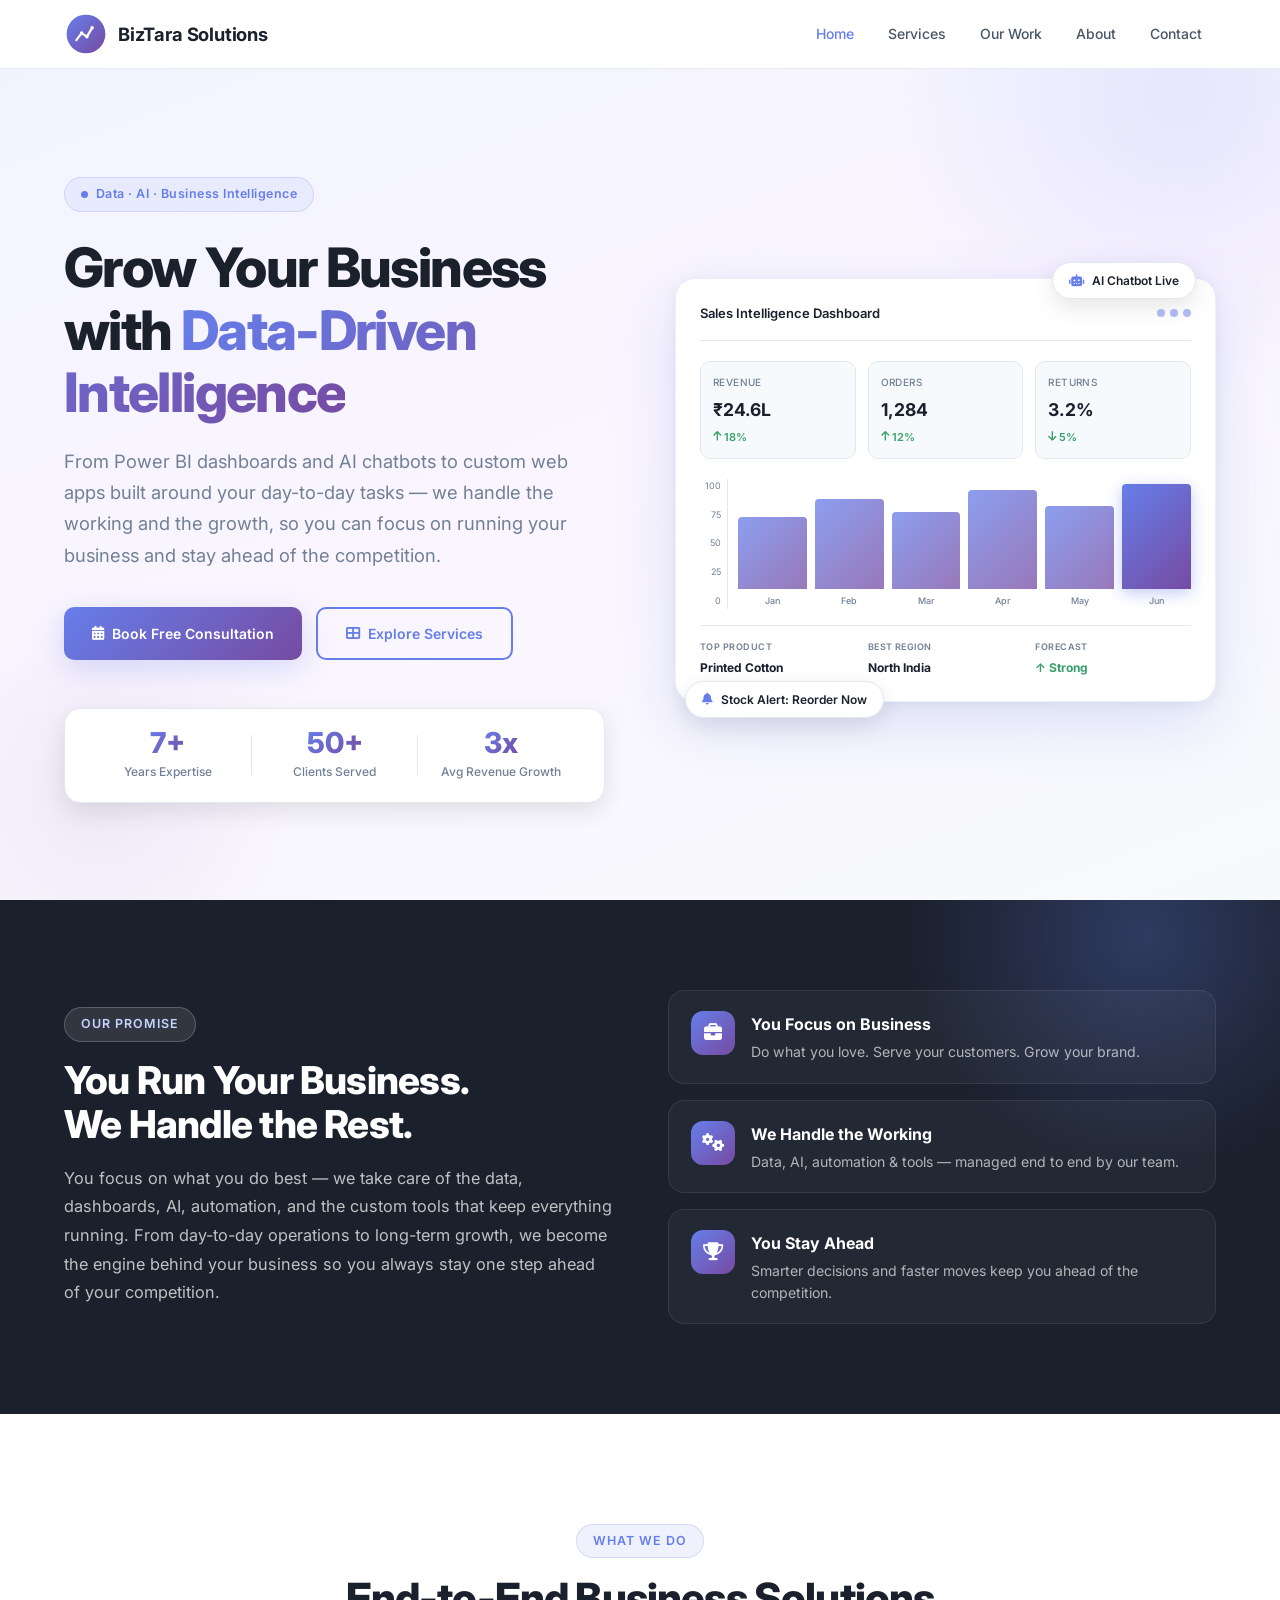
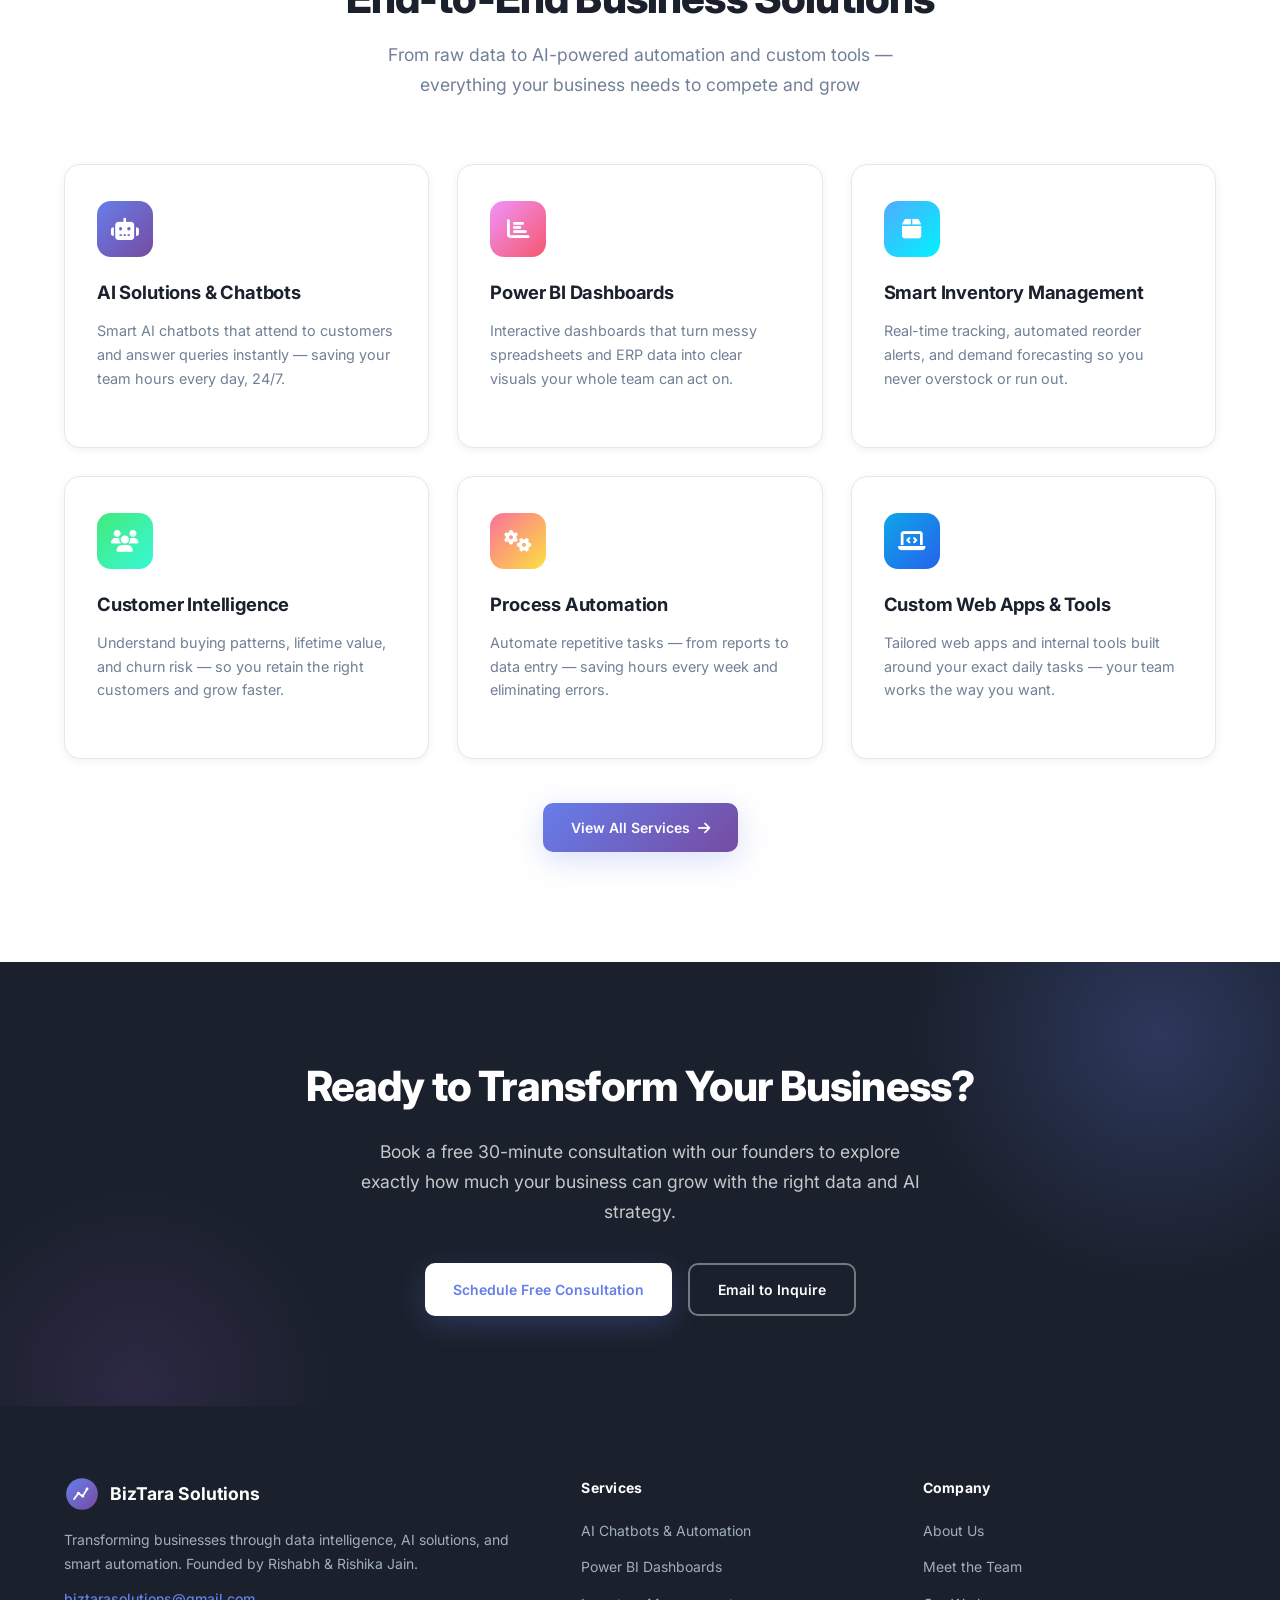
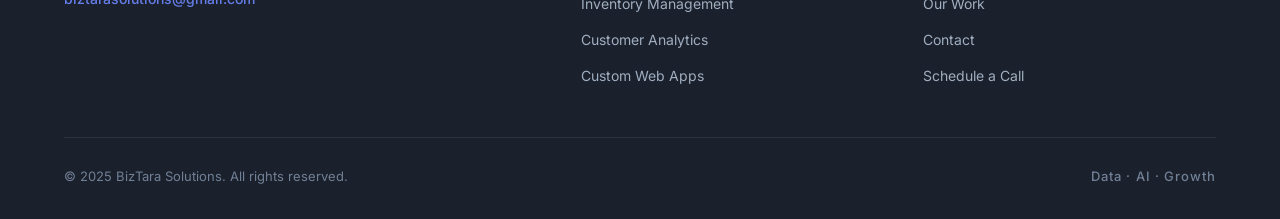
<file: index.html>
<!DOCTYPE html>
<html lang="en">
<head>
    <meta charset="UTF-8">
    <meta name="viewport" content="width=device-width, initial-scale=1.0">
    <title>BizTara Solutions - Data, AI & Business Intelligence</title>
    <meta name="description" content="BizTara Solutions helps businesses grow with Power BI dashboards, AI chatbots, custom web apps, and automation. You run your business — we handle the data, tools, and growth.">
    <meta name="keywords" content="inventory management, business analytics, AI chatbot, Power BI, custom web apps, data insights, customer analysis, sales optimization, dashboard">

    <!-- Open Graph / Social Media -->
    <meta property="og:type" content="website">
    <meta property="og:url" content="https://biztarasolutions.com/">
    <meta property="og:title" content="BizTara Solutions - Data, AI & Business Intelligence">
    <meta property="og:description" content="Power BI dashboards, AI chatbots, custom web apps and automation — you run your business, we handle the rest.">
    <meta property="og:site_name" content="BizTara Solutions">

    <!-- Twitter -->
    <meta property="twitter:card" content="summary_large_image">
    <meta property="twitter:url" content="https://biztarasolutions.com/">
    <meta property="twitter:title" content="BizTara Solutions - Data, AI & Business Intelligence">
    <meta property="twitter:description" content="Grow your business with intelligent data solutions, AI, and custom tools.">

    <!-- Favicon -->
    <link rel="icon" type="image/svg+xml" href="assets/logo.svg">
    <link rel="canonical" href="https://biztarasolutions.com/">

    <!-- CSS -->
    <link rel="stylesheet" href="css/style.css">

    <!-- Google Fonts -->
    <link href="https://fonts.googleapis.com/css2?family=Inter:wght@300;400;500;600;700;800&display=swap" rel="stylesheet">

    <!-- Font Awesome -->
    <link rel="stylesheet" href="https://cdnjs.cloudflare.com/ajax/libs/font-awesome/6.4.0/css/all.min.css">
</head>
<body>

    <!-- Navigation -->
    <nav class="navbar">
        <div class="nav-container">
            <a href="index.html" class="nav-logo">
                <div class="logo-icon">
                    <svg width="44" height="44" viewBox="0 0 50 50" xmlns="http://www.w3.org/2000/svg">
                        <defs>
                            <linearGradient id="navLogoGrad" x1="0%" y1="0%" x2="100%" y2="100%">
                                <stop offset="0%" style="stop-color:#667eea"/>
                                <stop offset="100%" style="stop-color:#764ba2"/>
                            </linearGradient>
                        </defs>
                        <circle cx="25" cy="25" r="22" fill="url(#navLogoGrad)"/>
                        <path d="M14 32 L20 24 L26 28 L32 18" stroke="#ffffff" stroke-width="2.5" fill="none" stroke-linecap="round" stroke-linejoin="round"/>
                        <circle cx="20" cy="24" r="2" fill="#ffffff"/>
                        <circle cx="26" cy="28" r="2" fill="#ffffff"/>
                        <circle cx="32" cy="18" r="2" fill="#ffffff"/>
                    </svg>
                </div>
                <span class="company-name">BizTara Solutions</span>
            </a>
            <ul class="nav-menu">
                <li class="nav-item"><a href="index.html" class="nav-link active">Home</a></li>
                <li class="nav-item"><a href="services.html" class="nav-link">Services</a></li>
                <li class="nav-item"><a href="work.html" class="nav-link">Our Work</a></li>
                <li class="nav-item"><a href="about.html" class="nav-link">About</a></li>
                <li class="nav-item"><a href="contact.html" class="nav-link">Contact</a></li>
            </ul>
            <div class="nav-toggle">
                <span class="bar"></span>
                <span class="bar"></span>
                <span class="bar"></span>
            </div>
        </div>
    </nav>

    <!-- Hero Section -->
    <section id="home" class="hero">
        <div class="hero-container">
            <div class="hero-content">
                <div class="hero-badge">
                    <span class="badge-dot"></span>
                    Data · AI · Business Intelligence
                </div>
                <h1 class="hero-title">
                    Grow Your Business with
                    <span class="gradient-text">Data-Driven Intelligence</span>
                </h1>
                <p class="hero-description">
                    From Power BI dashboards and AI chatbots to custom web apps built around your day-to-day tasks —
                    we handle the working and the growth, so you can focus on running your business and stay
                    ahead of the competition.
                </p>
                <div class="hero-buttons">
                    <a href="contact.html#booking-embed" class="btn btn-primary"><i class="fas fa-calendar-alt"></i> Book Free Consultation</a>
                    <a href="services.html" class="btn btn-secondary"><i class="fas fa-th-large"></i> Explore Services</a>
                </div>
                <div class="hero-stats">
                    <div class="hero-stat">
                        <span class="hero-stat-number">7+</span>
                        <span class="hero-stat-label">Years Expertise</span>
                    </div>
                    <div class="hero-stat-divider"></div>
                    <div class="hero-stat">
                        <span class="hero-stat-number">50+</span>
                        <span class="hero-stat-label">Clients Served</span>
                    </div>
                    <div class="hero-stat-divider"></div>
                    <div class="hero-stat">
                        <span class="hero-stat-number">3x</span>
                        <span class="hero-stat-label">Avg Revenue Growth</span>
                    </div>
                </div>
            </div>
            <div class="hero-visual">
                <div class="dashboard-preview">
                    <div class="dashboard-header">
                        <span class="dashboard-title">Sales Intelligence Dashboard</span>
                        <div class="dashboard-dots">
                            <span></span><span></span><span></span>
                        </div>
                    </div>
                    <div class="dashboard-kpis">
                        <div class="kpi-card">
                            <span class="kpi-label">Revenue</span>
                            <span class="kpi-value">₹24.6L</span>
                            <span class="kpi-change positive"><i class="fas fa-arrow-up"></i> 18%</span>
                        </div>
                        <div class="kpi-card">
                            <span class="kpi-label">Orders</span>
                            <span class="kpi-value">1,284</span>
                            <span class="kpi-change positive"><i class="fas fa-arrow-up"></i> 12%</span>
                        </div>
                        <div class="kpi-card">
                            <span class="kpi-label">Returns</span>
                            <span class="kpi-value">3.2%</span>
                            <span class="kpi-change negative"><i class="fas fa-arrow-down"></i> 5%</span>
                        </div>
                    </div>
                    <div class="chart-container">
                        <div class="chart-y-axis">
                            <span>100</span>
                            <span>75</span>
                            <span>50</span>
                            <span>25</span>
                            <span>0</span>
                        </div>
                        <div class="chart-bars-wrapper">
                            <div class="chart-bar-item"><div class="bar-container"><div class="bar" style="height:65%"></div></div><span class="bar-label">Jan</span></div>
                            <div class="chart-bar-item"><div class="bar-container"><div class="bar" style="height:82%"></div></div><span class="bar-label">Feb</span></div>
                            <div class="chart-bar-item"><div class="bar-container"><div class="bar" style="height:70%"></div></div><span class="bar-label">Mar</span></div>
                            <div class="chart-bar-item"><div class="bar-container"><div class="bar" style="height:90%"></div></div><span class="bar-label">Apr</span></div>
                            <div class="chart-bar-item"><div class="bar-container"><div class="bar" style="height:75%"></div></div><span class="bar-label">May</span></div>
                            <div class="chart-bar-item"><div class="bar-container"><div class="bar bar-accent" style="height:95%"></div></div><span class="bar-label">Jun</span></div>
                        </div>
                    </div>
                    <div class="dashboard-footer">
                        <div class="metric"><span class="metric-label">Top Product</span><span class="metric-value">Printed Cotton</span></div>
                        <div class="metric"><span class="metric-label">Best Region</span><span class="metric-value">North India</span></div>
                        <div class="metric"><span class="metric-label">Forecast</span><span class="metric-value trend-up">↑ Strong</span></div>
                    </div>
                </div>

                <div class="floating-pill pill-1">
                    <i class="fas fa-robot"></i> AI Chatbot Live
                </div>
                <div class="floating-pill pill-2">
                    <i class="fas fa-bell"></i> Stock Alert: Reorder Now
                </div>
            </div>
        </div>
    </section>

    <!-- Promise Band -->
    <section class="promise">
        <div class="container">
            <div class="promise-inner">
                <div class="promise-text">
                    <div class="section-badge light">Our Promise</div>
                    <h2>You Run Your Business.<br>We Handle the Rest.</h2>
                    <p>
                        You focus on what you do best — we take care of the data, dashboards, AI, automation,
                        and the custom tools that keep everything running. From day-to-day operations to long-term
                        growth, we become the engine behind your business so you always stay one step ahead of your competition.
                    </p>
                </div>
                <div class="promise-points">
                    <div class="promise-point">
                        <div class="pp-icon"><i class="fas fa-briefcase"></i></div>
                        <div><h4>You Focus on Business</h4><p>Do what you love. Serve your customers. Grow your brand.</p></div>
                    </div>
                    <div class="promise-point">
                        <div class="pp-icon"><i class="fas fa-gears"></i></div>
                        <div><h4>We Handle the Working</h4><p>Data, AI, automation & tools — managed end to end by our team.</p></div>
                    </div>
                    <div class="promise-point">
                        <div class="pp-icon"><i class="fas fa-trophy"></i></div>
                        <div><h4>You Stay Ahead</h4><p>Smarter decisions and faster moves keep you ahead of the competition.</p></div>
                    </div>
                </div>
            </div>
        </div>
    </section>

    <!-- Services Teaser -->
    <section class="services">
        <div class="container">
            <div class="section-header">
                <div class="section-badge">What We Do</div>
                <h2 class="section-title">End-to-End Business Solutions</h2>
                <p class="section-subtitle">
                    From raw data to AI-powered automation and custom tools — everything your business needs to compete and grow
                </p>
            </div>
            <div class="services-grid">
                <div class="service-card">
                    <div class="service-icon icon-1"><i class="fas fa-robot"></i></div>
                    <h3>AI Solutions & Chatbots</h3>
                    <p>Smart AI chatbots that attend to customers and answer queries instantly — saving your team hours every day, 24/7.</p>
                </div>
                <div class="service-card">
                    <div class="service-icon icon-2"><i class="fas fa-chart-bar"></i></div>
                    <h3>Power BI Dashboards</h3>
                    <p>Interactive dashboards that turn messy spreadsheets and ERP data into clear visuals your whole team can act on.</p>
                </div>
                <div class="service-card">
                    <div class="service-icon icon-3"><i class="fas fa-box"></i></div>
                    <h3>Smart Inventory Management</h3>
                    <p>Real-time tracking, automated reorder alerts, and demand forecasting so you never overstock or run out.</p>
                </div>
                <div class="service-card">
                    <div class="service-icon icon-4"><i class="fas fa-users"></i></div>
                    <h3>Customer Intelligence</h3>
                    <p>Understand buying patterns, lifetime value, and churn risk — so you retain the right customers and grow faster.</p>
                </div>
                <div class="service-card">
                    <div class="service-icon icon-5"><i class="fas fa-cogs"></i></div>
                    <h3>Process Automation</h3>
                    <p>Automate repetitive tasks — from reports to data entry — saving hours every week and eliminating errors.</p>
                </div>
                <div class="service-card">
                    <div class="service-icon icon-7"><i class="fas fa-laptop-code"></i></div>
                    <h3>Custom Web Apps & Tools</h3>
                    <p>Tailored web apps and internal tools built around your exact daily tasks — your team works the way you want.</p>
                </div>
            </div>
            <div class="section-cta">
                <a href="services.html" class="btn btn-primary">View All Services <i class="fas fa-arrow-right"></i></a>
            </div>
        </div>
    </section>

    <!-- CTA Section -->
    <section class="consultation-cta">
        <div class="container">
            <div class="cta-content">
                <h2>Ready to Transform Your Business?</h2>
                <p>Book a free 30-minute consultation with our founders to explore exactly how much your business can grow with the right data and AI strategy.</p>
                <div class="cta-buttons">
                    <a href="contact.html#booking-embed" class="btn btn-primary">Schedule Free Consultation</a>
                    <a href="mailto:biztarasolutions@gmail.com" class="btn btn-secondary">Email to Inquire</a>
                </div>
            </div>
        </div>
    </section>

    <!-- Footer -->
    <footer class="footer">
        <div class="container">
            <div class="footer-content">
                <div class="footer-section footer-brand">
                    <div class="footer-logo">
                        <svg width="36" height="36" viewBox="0 0 50 50" xmlns="http://www.w3.org/2000/svg">
                            <defs>
                                <linearGradient id="footerLogoGrad" x1="0%" y1="0%" x2="100%" y2="100%">
                                    <stop offset="0%" style="stop-color:#667eea"/>
                                    <stop offset="100%" style="stop-color:#764ba2"/>
                                </linearGradient>
                            </defs>
                            <circle cx="25" cy="25" r="22" fill="url(#footerLogoGrad)"/>
                            <path d="M14 32 L20 24 L26 28 L32 18" stroke="#ffffff" stroke-width="2.5" fill="none" stroke-linecap="round" stroke-linejoin="round"/>
                            <circle cx="20" cy="24" r="2" fill="#ffffff"/>
                            <circle cx="26" cy="28" r="2" fill="#ffffff"/>
                            <circle cx="32" cy="18" r="2" fill="#ffffff"/>
                        </svg>
                        <span>BizTara Solutions</span>
                    </div>
                    <p class="footer-description">
                        Transforming businesses through data intelligence, AI solutions, and smart automation.
                        Founded by Rishabh & Rishika Jain.
                    </p>
                    <p class="footer-email">biztarasolutions@gmail.com</p>
                </div>

                <div class="footer-section">
                    <h3>Services</h3>
                    <ul class="footer-links">
                        <li><a href="services.html">AI Chatbots & Automation</a></li>
                        <li><a href="services.html">Power BI Dashboards</a></li>
                        <li><a href="services.html">Inventory Management</a></li>
                        <li><a href="services.html">Customer Analytics</a></li>
                        <li><a href="services.html">Custom Web Apps</a></li>
                    </ul>
                </div>

                <div class="footer-section">
                    <h3>Company</h3>
                    <ul class="footer-links">
                        <li><a href="about.html">About Us</a></li>
                        <li><a href="about.html#team">Meet the Team</a></li>
                        <li><a href="work.html">Our Work</a></li>
                        <li><a href="contact.html">Contact</a></li>
                        <li><a href="contact.html#booking-embed">Schedule a Call</a></li>
                    </ul>
                </div>
            </div>

            <div class="footer-bottom">
                <p>&copy; 2025 BizTara Solutions. All rights reserved.</p>
                <p class="footer-tagline">Data · AI · Growth</p>
            </div>
        </div>
    </footer>

    <!-- JavaScript -->
    <script src="js/script.js"></script>
</body>
</html>
</file>
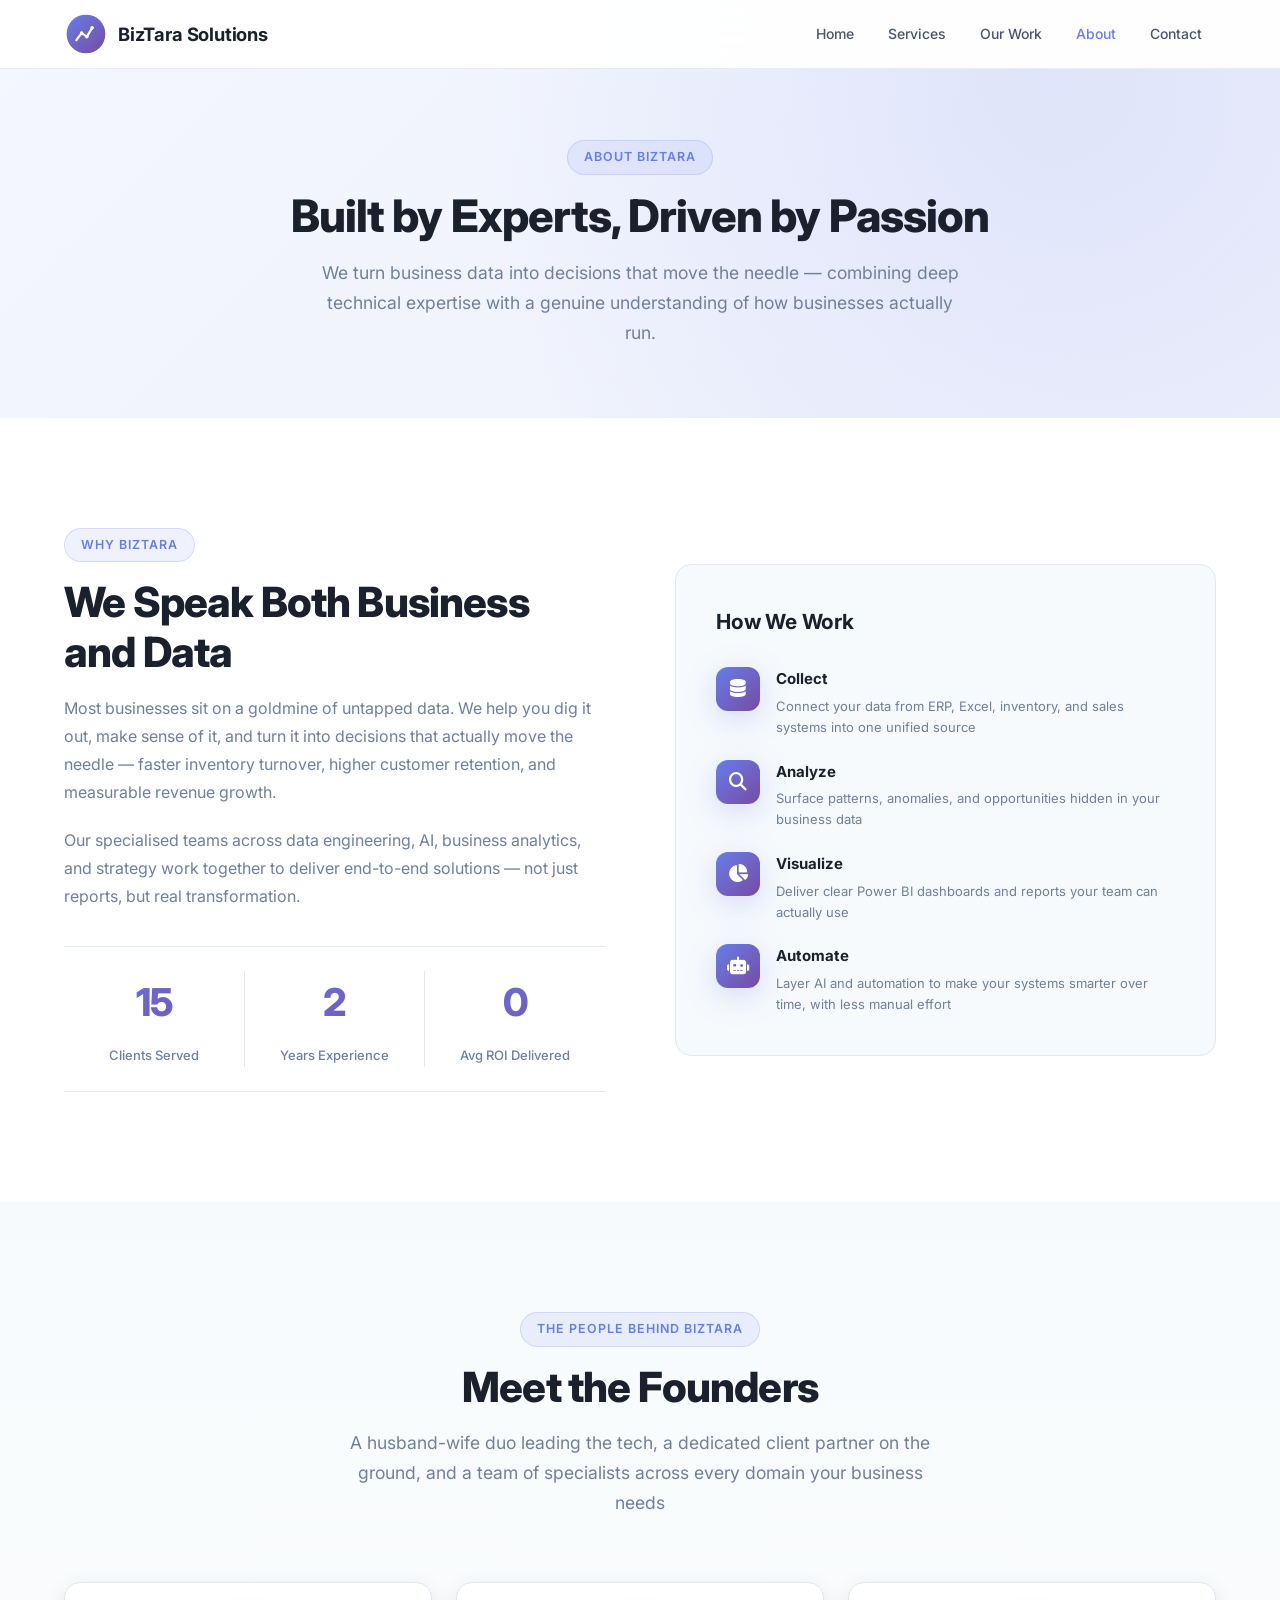
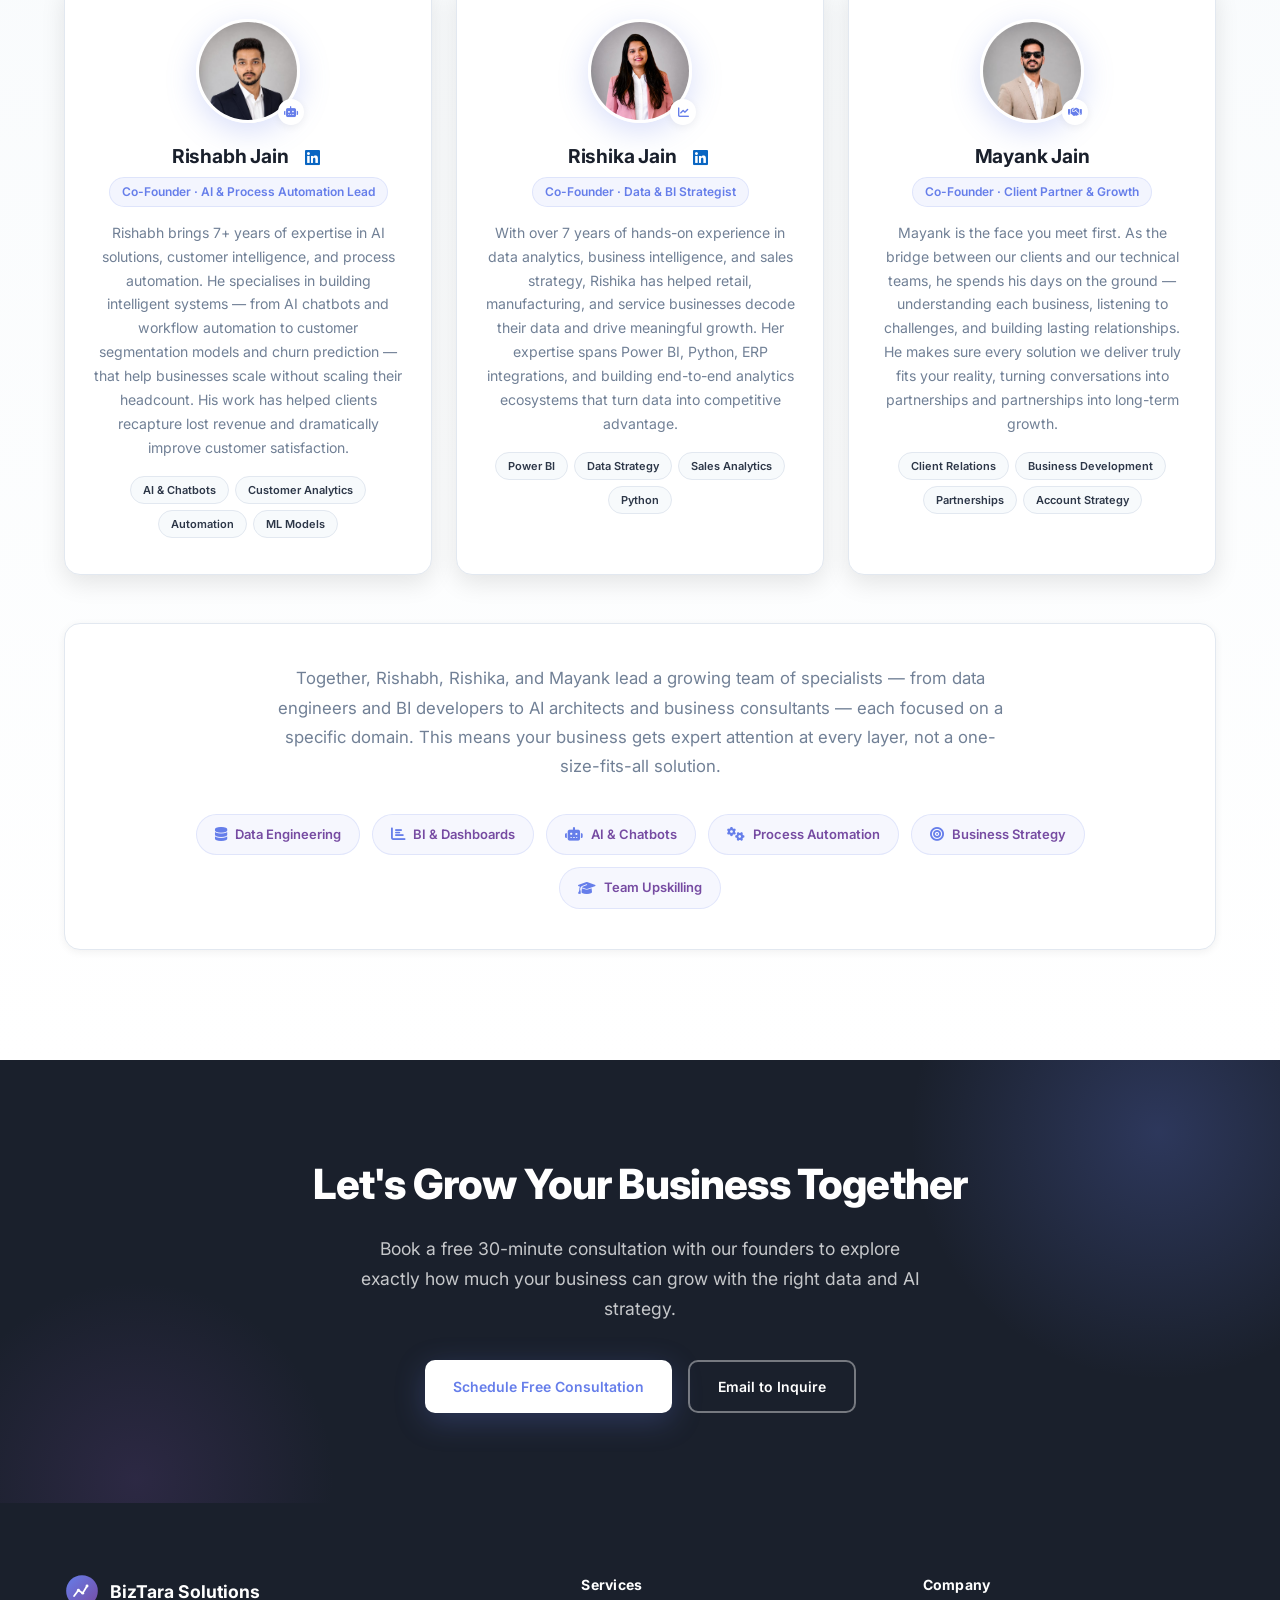
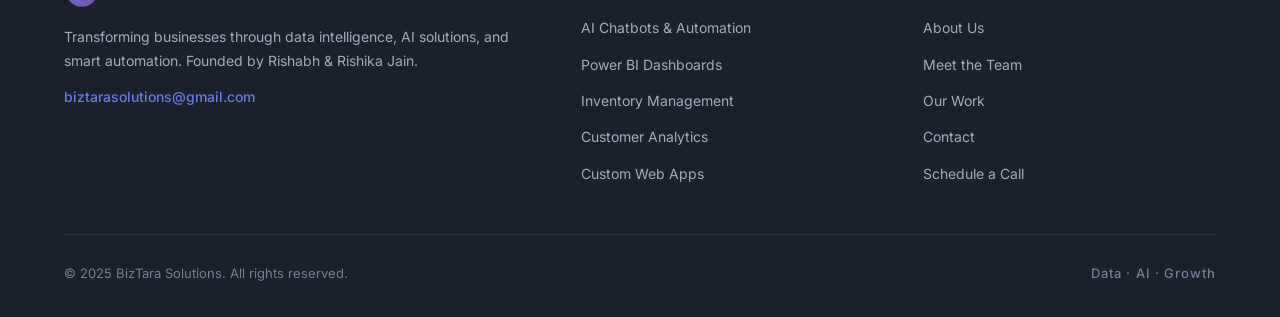
<file: about.html>
<!DOCTYPE html>
<html lang="en">
<head>
    <meta charset="UTF-8">
    <meta name="viewport" content="width=device-width, initial-scale=1.0">
    <title>About - BizTara Solutions</title>
    <meta name="description" content="Meet BizTara Solutions — founded by Rishabh, Rishika & Mayank Jain. A husband-wife tech duo and a dedicated client partner, backed by specialists in data, AI, BI, and automation.">
    <meta name="keywords" content="about BizTara, Rishabh Jain, Rishika Jain, Mayank Jain, data team, business intelligence experts, AI consultants">

    <meta property="og:type" content="website">
    <meta property="og:url" content="https://biztarasolutions.com/about.html">
    <meta property="og:title" content="About - BizTara Solutions">
    <meta property="og:description" content="Built by experts, driven by passion — the people and approach behind BizTara Solutions.">
    <meta property="og:site_name" content="BizTara Solutions">

    <link rel="icon" type="image/svg+xml" href="assets/logo.svg">
    <link rel="canonical" href="https://biztarasolutions.com/about.html">

    <link rel="stylesheet" href="css/style.css">
    <link href="https://fonts.googleapis.com/css2?family=Inter:wght@300;400;500;600;700;800&display=swap" rel="stylesheet">
    <link rel="stylesheet" href="https://cdnjs.cloudflare.com/ajax/libs/font-awesome/6.4.0/css/all.min.css">
</head>
<body>

    <!-- Navigation -->
    <nav class="navbar">
        <div class="nav-container">
            <a href="index.html" class="nav-logo">
                <div class="logo-icon">
                    <svg width="44" height="44" viewBox="0 0 50 50" xmlns="http://www.w3.org/2000/svg">
                        <defs>
                            <linearGradient id="navLogoGrad" x1="0%" y1="0%" x2="100%" y2="100%">
                                <stop offset="0%" style="stop-color:#667eea"/>
                                <stop offset="100%" style="stop-color:#764ba2"/>
                            </linearGradient>
                        </defs>
                        <circle cx="25" cy="25" r="22" fill="url(#navLogoGrad)"/>
                        <path d="M14 32 L20 24 L26 28 L32 18" stroke="#ffffff" stroke-width="2.5" fill="none" stroke-linecap="round" stroke-linejoin="round"/>
                        <circle cx="20" cy="24" r="2" fill="#ffffff"/>
                        <circle cx="26" cy="28" r="2" fill="#ffffff"/>
                        <circle cx="32" cy="18" r="2" fill="#ffffff"/>
                    </svg>
                </div>
                <span class="company-name">BizTara Solutions</span>
            </a>
            <ul class="nav-menu">
                <li class="nav-item"><a href="index.html" class="nav-link">Home</a></li>
                <li class="nav-item"><a href="services.html" class="nav-link">Services</a></li>
                <li class="nav-item"><a href="work.html" class="nav-link">Our Work</a></li>
                <li class="nav-item"><a href="about.html" class="nav-link active">About</a></li>
                <li class="nav-item"><a href="contact.html" class="nav-link">Contact</a></li>
            </ul>
            <div class="nav-toggle">
                <span class="bar"></span>
                <span class="bar"></span>
                <span class="bar"></span>
            </div>
        </div>
    </nav>

    <!-- Page Hero -->
    <section class="page-hero">
        <div class="container">
            <div class="section-badge">About BizTara</div>
            <h1>Built by Experts, Driven by Passion</h1>
            <p>We turn business data into decisions that move the needle — combining deep technical expertise with a genuine understanding of how businesses actually run.</p>
        </div>
    </section>

    <!-- About Section -->
    <section id="about" class="about">
        <div class="container">
            <div class="about-content">
                <div class="about-text">
                    <div class="section-badge">Why BizTara</div>
                    <h2 class="section-title">We Speak Both Business and Data</h2>
                    <p class="about-description">
                        Most businesses sit on a goldmine of untapped data. We help you dig it out, make sense of it,
                        and turn it into decisions that actually move the needle — faster inventory turnover,
                        higher customer retention, and measurable revenue growth.
                    </p>
                    <p class="about-description">
                        Our specialised teams across data engineering, AI, business analytics, and strategy work
                        together to deliver end-to-end solutions — not just reports, but real transformation.
                    </p>
                    <div class="about-stats">
                        <div class="stat-item">
                            <span class="stat-number">50+</span>
                            <span class="stat-label">Clients Served</span>
                        </div>
                        <div class="stat-item">
                            <span class="stat-number">7+</span>
                            <span class="stat-label">Years Experience</span>
                        </div>
                        <div class="stat-item">
                            <span class="stat-number">3x</span>
                            <span class="stat-label">Avg ROI Delivered</span>
                        </div>
                    </div>
                </div>

                <div class="about-visual">
                    <div class="about-card">
                        <h3>How We Work</h3>
                        <div class="approach-steps">
                            <div class="step">
                                <div class="step-icon"><i class="fas fa-database"></i></div>
                                <div class="step-content">
                                    <h4>Collect</h4>
                                    <p>Connect your data from ERP, Excel, inventory, and sales systems into one unified source</p>
                                </div>
                            </div>
                            <div class="step">
                                <div class="step-icon"><i class="fas fa-search"></i></div>
                                <div class="step-content">
                                    <h4>Analyze</h4>
                                    <p>Surface patterns, anomalies, and opportunities hidden in your business data</p>
                                </div>
                            </div>
                            <div class="step">
                                <div class="step-icon"><i class="fas fa-chart-pie"></i></div>
                                <div class="step-content">
                                    <h4>Visualize</h4>
                                    <p>Deliver clear Power BI dashboards and reports your team can actually use</p>
                                </div>
                            </div>
                            <div class="step">
                                <div class="step-icon"><i class="fas fa-robot"></i></div>
                                <div class="step-content">
                                    <h4>Automate</h4>
                                    <p>Layer AI and automation to make your systems smarter over time, with less manual effort</p>
                                </div>
                            </div>
                        </div>
                    </div>
                </div>
            </div>
        </div>
    </section>

    <!-- Founders & Team Section -->
    <section id="team" class="founders">
        <div class="container">
            <div class="section-header">
                <div class="section-badge">The People Behind BizTara</div>
                <h2 class="section-title">Meet the Founders</h2>
                <p class="section-subtitle">
                    A husband-wife duo leading the tech, a dedicated client partner on the ground, and a team of specialists across every domain your business needs
                </p>
            </div>

            <div class="founders-grid">
                <div class="founder-card">
                    <div class="founder-avatar">
                        <img class="avatar-photo" src="assets/rishabh.jpg" alt="Rishabh Jain" width="104" height="104">
                        <div class="founder-badge-icon"><i class="fas fa-robot"></i></div>
                    </div>
                    <div class="founder-info">
                        <h3>Rishabh Jain <a href="https://www.linkedin.com/in/rishabhjain0508/" class="founder-li" target="_blank" rel="noopener" aria-label="Rishabh Jain on LinkedIn"><i class="fab fa-linkedin"></i></a></h3>
                        <span class="founder-title">Co-Founder · AI & Process Automation Lead</span>
                        <p class="founder-bio">
                            Rishabh brings 7+ years of expertise in AI solutions, customer intelligence, and process automation.
                            He specialises in building intelligent systems — from AI chatbots and workflow automation to customer
                            segmentation models and churn prediction — that help businesses scale without scaling their headcount.
                            His work has helped clients recapture lost revenue and dramatically improve customer satisfaction.
                        </p>
                        <div class="founder-skills">
                            <span>AI & Chatbots</span>
                            <span>Customer Analytics</span>
                            <span>Automation</span>
                            <span>ML Models</span>
                        </div>
                    </div>
                </div>

                <div class="founder-card">
                    <div class="founder-avatar">
                        <img class="avatar-photo" src="assets/rishika.jpg" alt="Rishika Jain" width="104" height="104">
                        <div class="founder-badge-icon"><i class="fas fa-chart-line"></i></div>
                    </div>
                    <div class="founder-info">
                        <h3>Rishika Jain <a href="https://www.linkedin.com/in/rishika-jain-278619177/" class="founder-li" target="_blank" rel="noopener" aria-label="Rishika Jain on LinkedIn"><i class="fab fa-linkedin"></i></a></h3>
                        <span class="founder-title">Co-Founder · Data & BI Strategist</span>
                        <p class="founder-bio">
                            With over 7 years of hands-on experience in data analytics, business intelligence, and sales strategy,
                            Rishika has helped retail, manufacturing, and service businesses decode their data and drive meaningful
                            growth. Her expertise spans Power BI, Python, ERP integrations, and building end-to-end analytics
                            ecosystems that turn data into competitive advantage.
                        </p>
                        <div class="founder-skills">
                            <span>Power BI</span>
                            <span>Data Strategy</span>
                            <span>Sales Analytics</span>
                            <span>Python</span>
                        </div>
                    </div>
                </div>

                <div class="founder-card">
                    <div class="founder-avatar">
                        <img class="avatar-photo" src="assets/mayank.jpg" alt="Mayank Jain" width="104" height="104">
                        <div class="founder-badge-icon"><i class="fas fa-handshake"></i></div>
                    </div>
                    <div class="founder-info">
                        <h3>Mayank Jain</h3>
                        <span class="founder-title">Co-Founder · Client Partner & Growth</span>
                        <p class="founder-bio">
                            Mayank is the face you meet first. As the bridge between our clients and our technical teams,
                            he spends his days on the ground — understanding each business, listening to challenges, and
                            building lasting relationships. He makes sure every solution we deliver truly fits your reality,
                            turning conversations into partnerships and partnerships into long-term growth.
                        </p>
                        <div class="founder-skills">
                            <span>Client Relations</span>
                            <span>Business Development</span>
                            <span>Partnerships</span>
                            <span>Account Strategy</span>
                        </div>
                    </div>
                </div>
            </div>

            <div class="team-intro">
                <p class="team-intro-text">
                    Together, Rishabh, Rishika, and Mayank lead a growing team of specialists — from data engineers and
                    BI developers to AI architects and business consultants — each focused on a specific domain. This means
                    your business gets expert attention at every layer, not a one-size-fits-all solution.
                </p>
                <div class="team-domains">
                    <div class="domain-chip"><i class="fas fa-database"></i> Data Engineering</div>
                    <div class="domain-chip"><i class="fas fa-chart-bar"></i> BI & Dashboards</div>
                    <div class="domain-chip"><i class="fas fa-robot"></i> AI & Chatbots</div>
                    <div class="domain-chip"><i class="fas fa-cogs"></i> Process Automation</div>
                    <div class="domain-chip"><i class="fas fa-bullseye"></i> Business Strategy</div>
                    <div class="domain-chip"><i class="fas fa-graduation-cap"></i> Team Upskilling</div>
                </div>
            </div>
        </div>
    </section>

    <!-- CTA Section -->
    <section class="consultation-cta">
        <div class="container">
            <div class="cta-content">
                <h2>Let's Grow Your Business Together</h2>
                <p>Book a free 30-minute consultation with our founders to explore exactly how much your business can grow with the right data and AI strategy.</p>
                <div class="cta-buttons">
                    <a href="contact.html#booking-embed" class="btn btn-primary">Schedule Free Consultation</a>
                    <a href="mailto:biztarasolutions@gmail.com" class="btn btn-secondary">Email to Inquire</a>
                </div>
            </div>
        </div>
    </section>

    <!-- Footer -->
    <footer class="footer">
        <div class="container">
            <div class="footer-content">
                <div class="footer-section footer-brand">
                    <div class="footer-logo">
                        <svg width="36" height="36" viewBox="0 0 50 50" xmlns="http://www.w3.org/2000/svg">
                            <defs>
                                <linearGradient id="footerLogoGrad" x1="0%" y1="0%" x2="100%" y2="100%">
                                    <stop offset="0%" style="stop-color:#667eea"/>
                                    <stop offset="100%" style="stop-color:#764ba2"/>
                                </linearGradient>
                            </defs>
                            <circle cx="25" cy="25" r="22" fill="url(#footerLogoGrad)"/>
                            <path d="M14 32 L20 24 L26 28 L32 18" stroke="#ffffff" stroke-width="2.5" fill="none" stroke-linecap="round" stroke-linejoin="round"/>
                            <circle cx="20" cy="24" r="2" fill="#ffffff"/>
                            <circle cx="26" cy="28" r="2" fill="#ffffff"/>
                            <circle cx="32" cy="18" r="2" fill="#ffffff"/>
                        </svg>
                        <span>BizTara Solutions</span>
                    </div>
                    <p class="footer-description">
                        Transforming businesses through data intelligence, AI solutions, and smart automation.
                        Founded by Rishabh & Rishika Jain.
                    </p>
                    <p class="footer-email">biztarasolutions@gmail.com</p>
                </div>

                <div class="footer-section">
                    <h3>Services</h3>
                    <ul class="footer-links">
                        <li><a href="services.html">AI Chatbots & Automation</a></li>
                        <li><a href="services.html">Power BI Dashboards</a></li>
                        <li><a href="services.html">Inventory Management</a></li>
                        <li><a href="services.html">Customer Analytics</a></li>
                        <li><a href="services.html">Custom Web Apps</a></li>
                    </ul>
                </div>

                <div class="footer-section">
                    <h3>Company</h3>
                    <ul class="footer-links">
                        <li><a href="about.html">About Us</a></li>
                        <li><a href="about.html#team">Meet the Team</a></li>
                        <li><a href="work.html">Our Work</a></li>
                        <li><a href="contact.html">Contact</a></li>
                        <li><a href="contact.html#booking-embed">Schedule a Call</a></li>
                    </ul>
                </div>
            </div>

            <div class="footer-bottom">
                <p>&copy; 2025 BizTara Solutions. All rights reserved.</p>
                <p class="footer-tagline">Data · AI · Growth</p>
            </div>
        </div>
    </footer>

    <!-- JavaScript -->
    <script src="js/script.js"></script>
</body>
</html>
</file>
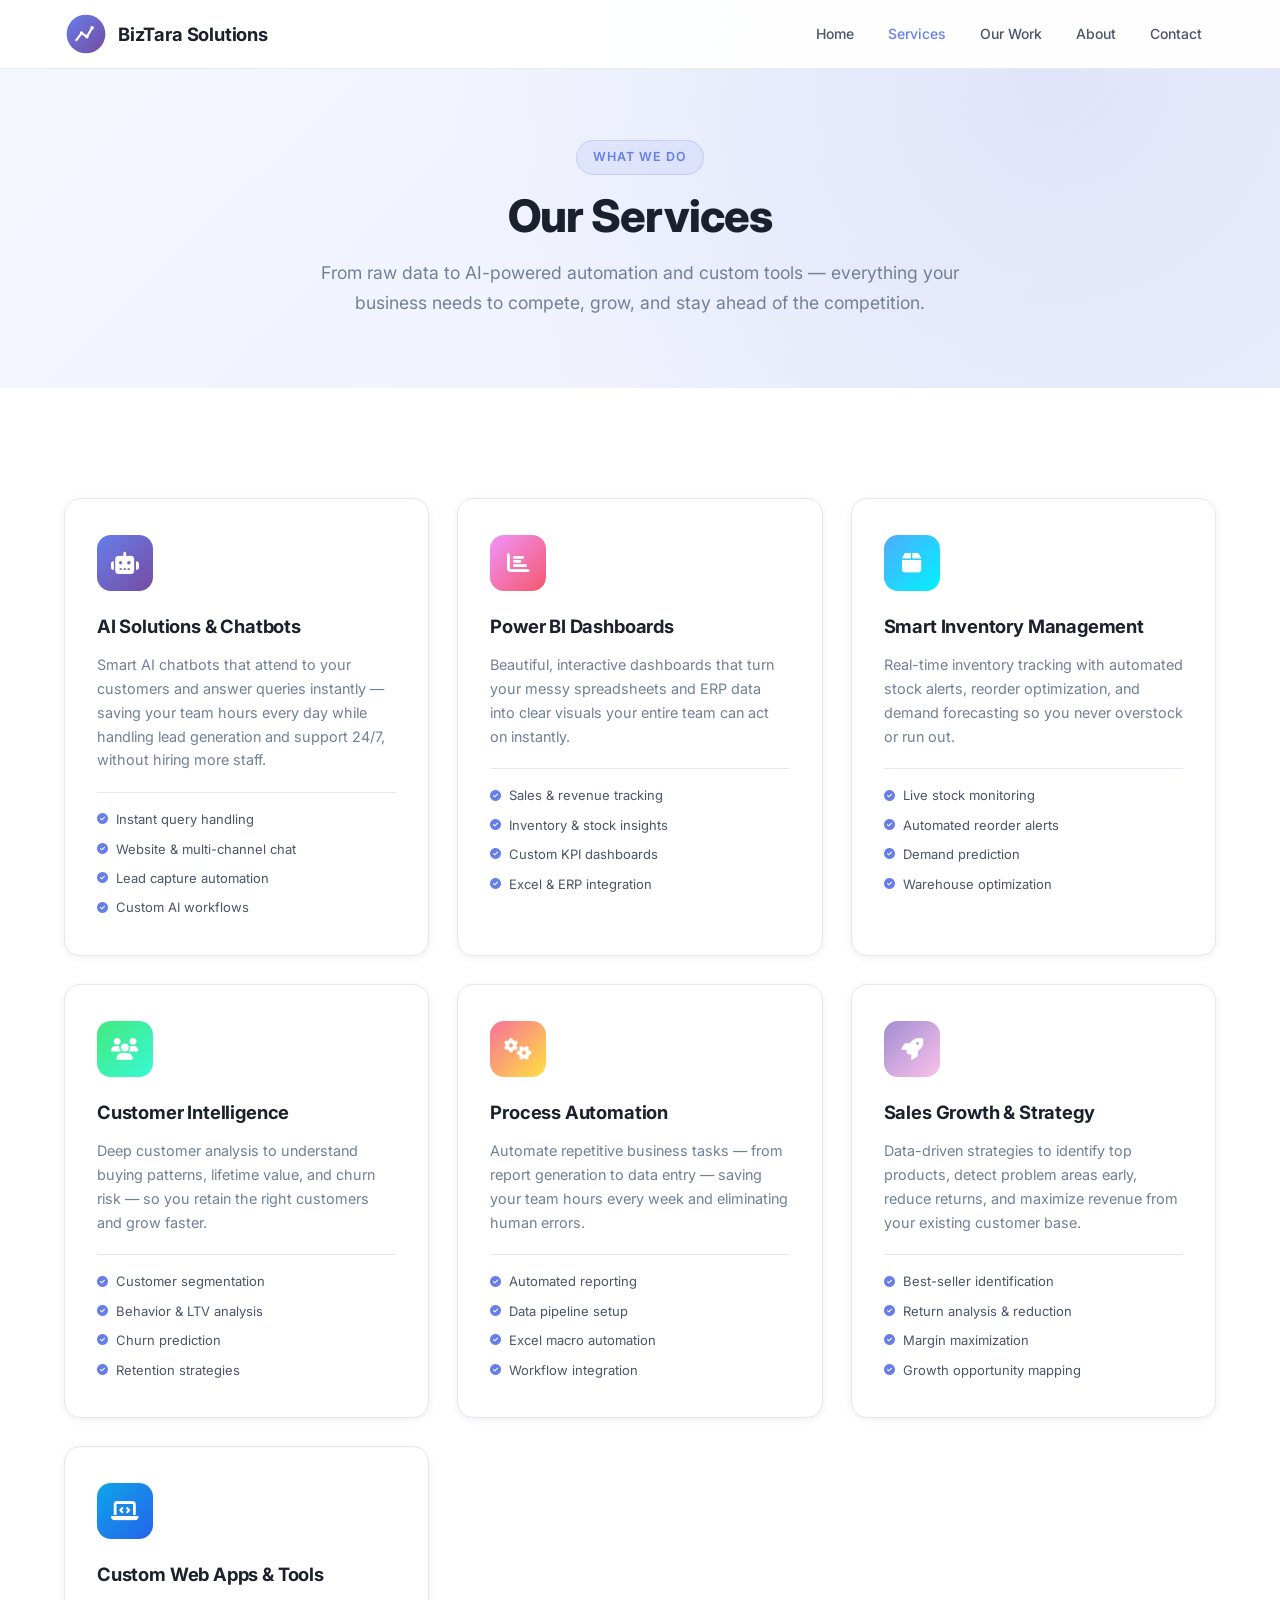
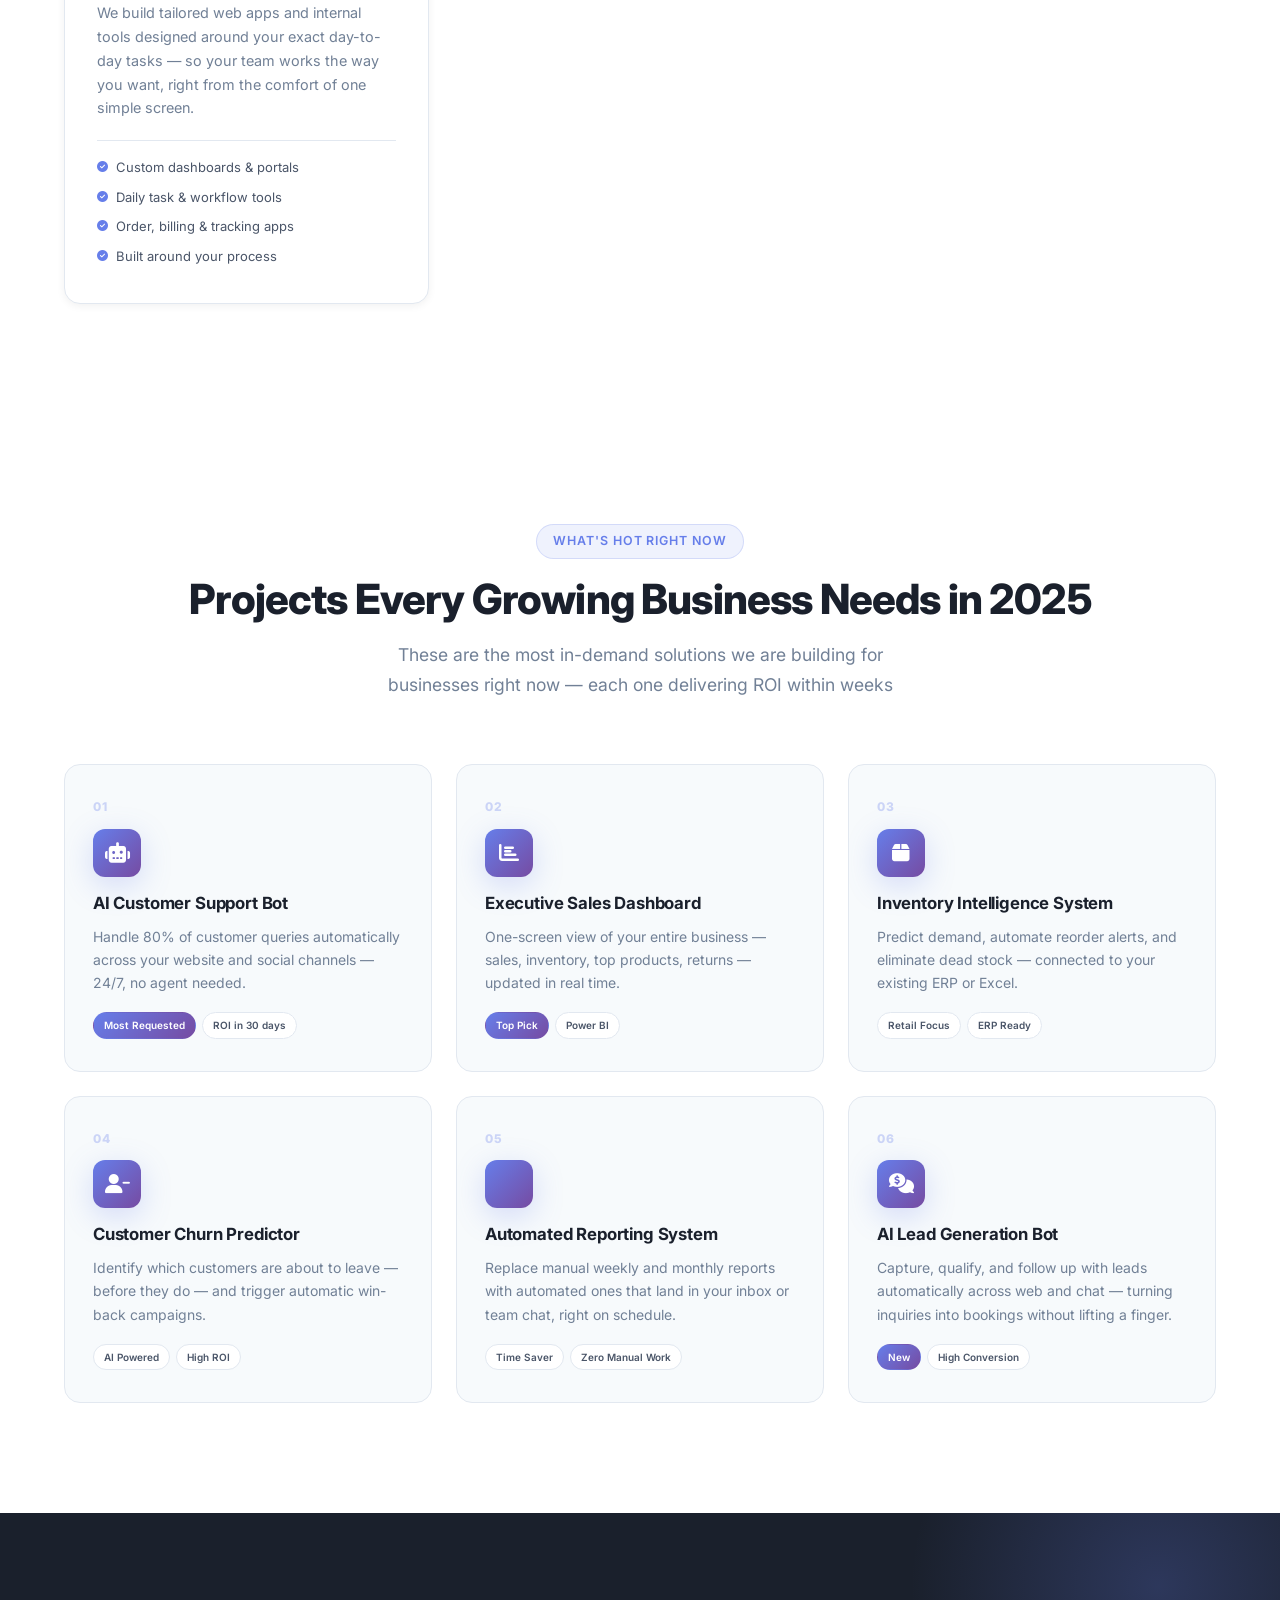
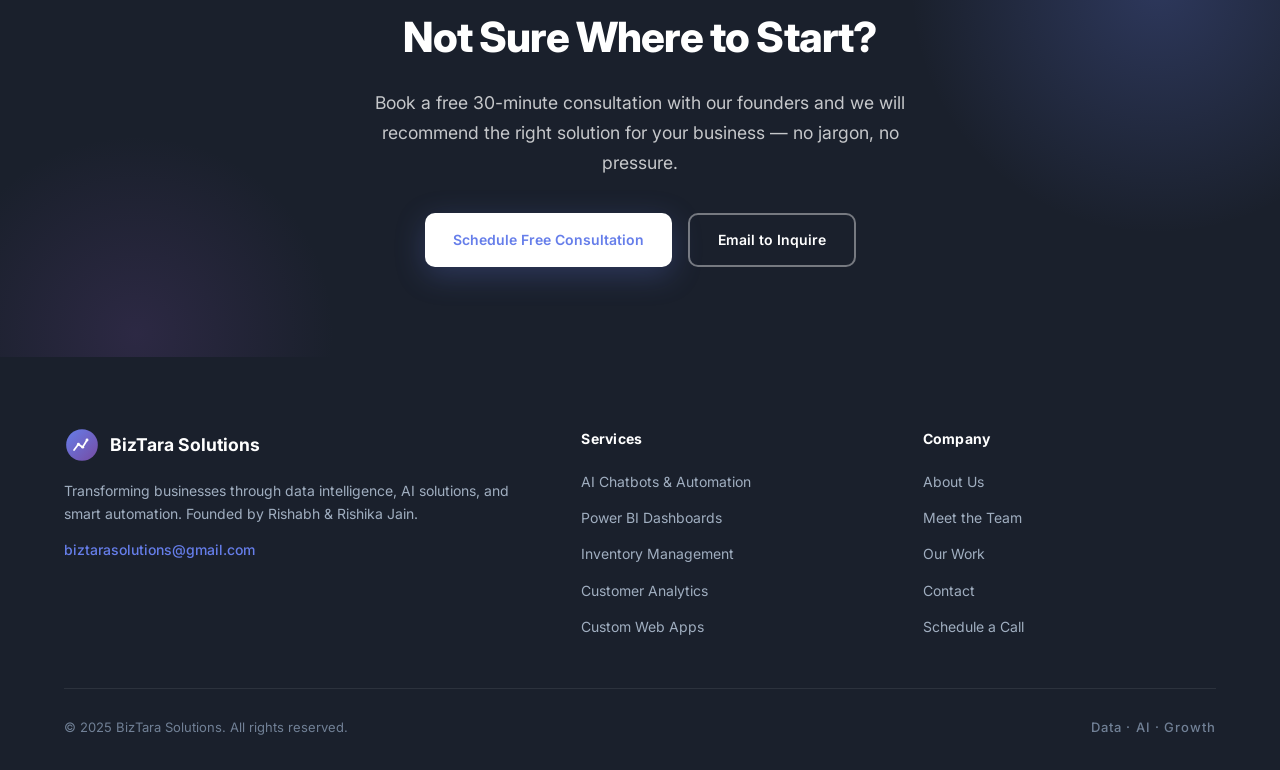
<file: services.html>
<!DOCTYPE html>
<html lang="en">
<head>
    <meta charset="UTF-8">
    <meta name="viewport" content="width=device-width, initial-scale=1.0">
    <title>Services - BizTara Solutions</title>
    <meta name="description" content="AI chatbots, Power BI dashboards, inventory management, customer intelligence, process automation, and custom web apps — end-to-end business solutions from BizTara Solutions.">
    <meta name="keywords" content="AI chatbot, Power BI dashboards, inventory management, process automation, custom web apps, customer analytics, business intelligence">

    <meta property="og:type" content="website">
    <meta property="og:url" content="https://biztarasolutions.com/services.html">
    <meta property="og:title" content="Services - BizTara Solutions">
    <meta property="og:description" content="End-to-end business solutions: AI, Power BI, automation, custom web apps, and more.">
    <meta property="og:site_name" content="BizTara Solutions">

    <link rel="icon" type="image/svg+xml" href="assets/logo.svg">
    <link rel="canonical" href="https://biztarasolutions.com/services.html">

    <link rel="stylesheet" href="css/style.css">
    <link href="https://fonts.googleapis.com/css2?family=Inter:wght@300;400;500;600;700;800&display=swap" rel="stylesheet">
    <link rel="stylesheet" href="https://cdnjs.cloudflare.com/ajax/libs/font-awesome/6.4.0/css/all.min.css">
</head>
<body>

    <!-- Navigation -->
    <nav class="navbar">
        <div class="nav-container">
            <a href="index.html" class="nav-logo">
                <div class="logo-icon">
                    <svg width="44" height="44" viewBox="0 0 50 50" xmlns="http://www.w3.org/2000/svg">
                        <defs>
                            <linearGradient id="navLogoGrad" x1="0%" y1="0%" x2="100%" y2="100%">
                                <stop offset="0%" style="stop-color:#667eea"/>
                                <stop offset="100%" style="stop-color:#764ba2"/>
                            </linearGradient>
                        </defs>
                        <circle cx="25" cy="25" r="22" fill="url(#navLogoGrad)"/>
                        <path d="M14 32 L20 24 L26 28 L32 18" stroke="#ffffff" stroke-width="2.5" fill="none" stroke-linecap="round" stroke-linejoin="round"/>
                        <circle cx="20" cy="24" r="2" fill="#ffffff"/>
                        <circle cx="26" cy="28" r="2" fill="#ffffff"/>
                        <circle cx="32" cy="18" r="2" fill="#ffffff"/>
                    </svg>
                </div>
                <span class="company-name">BizTara Solutions</span>
            </a>
            <ul class="nav-menu">
                <li class="nav-item"><a href="index.html" class="nav-link">Home</a></li>
                <li class="nav-item"><a href="services.html" class="nav-link active">Services</a></li>
                <li class="nav-item"><a href="work.html" class="nav-link">Our Work</a></li>
                <li class="nav-item"><a href="about.html" class="nav-link">About</a></li>
                <li class="nav-item"><a href="contact.html" class="nav-link">Contact</a></li>
            </ul>
            <div class="nav-toggle">
                <span class="bar"></span>
                <span class="bar"></span>
                <span class="bar"></span>
            </div>
        </div>
    </nav>

    <!-- Page Hero -->
    <section class="page-hero">
        <div class="container">
            <div class="section-badge">What We Do</div>
            <h1>Our Services</h1>
            <p>From raw data to AI-powered automation and custom tools — everything your business needs to compete, grow, and stay ahead of the competition.</p>
        </div>
    </section>

    <!-- Services Section -->
    <section id="services" class="services">
        <div class="container">
            <div class="services-grid">

                <div class="service-card">
                    <div class="service-icon icon-1"><i class="fas fa-robot"></i></div>
                    <h3>AI Solutions & Chatbots</h3>
                    <p>Smart AI chatbots that attend to your customers and answer queries instantly — saving your team hours every day while handling lead generation and support 24/7, without hiring more staff.</p>
                    <ul class="service-features">
                        <li><i class="fas fa-check-circle"></i> Instant query handling</li>
                        <li><i class="fas fa-check-circle"></i> Website & multi-channel chat</li>
                        <li><i class="fas fa-check-circle"></i> Lead capture automation</li>
                        <li><i class="fas fa-check-circle"></i> Custom AI workflows</li>
                    </ul>
                </div>

                <div class="service-card">
                    <div class="service-icon icon-2"><i class="fas fa-chart-bar"></i></div>
                    <h3>Power BI Dashboards</h3>
                    <p>Beautiful, interactive dashboards that turn your messy spreadsheets and ERP data into clear visuals your entire team can act on instantly.</p>
                    <ul class="service-features">
                        <li><i class="fas fa-check-circle"></i> Sales & revenue tracking</li>
                        <li><i class="fas fa-check-circle"></i> Inventory & stock insights</li>
                        <li><i class="fas fa-check-circle"></i> Custom KPI dashboards</li>
                        <li><i class="fas fa-check-circle"></i> Excel & ERP integration</li>
                    </ul>
                </div>

                <div class="service-card">
                    <div class="service-icon icon-3"><i class="fas fa-box"></i></div>
                    <h3>Smart Inventory Management</h3>
                    <p>Real-time inventory tracking with automated stock alerts, reorder optimization, and demand forecasting so you never overstock or run out.</p>
                    <ul class="service-features">
                        <li><i class="fas fa-check-circle"></i> Live stock monitoring</li>
                        <li><i class="fas fa-check-circle"></i> Automated reorder alerts</li>
                        <li><i class="fas fa-check-circle"></i> Demand prediction</li>
                        <li><i class="fas fa-check-circle"></i> Warehouse optimization</li>
                    </ul>
                </div>

                <div class="service-card">
                    <div class="service-icon icon-4"><i class="fas fa-users"></i></div>
                    <h3>Customer Intelligence</h3>
                    <p>Deep customer analysis to understand buying patterns, lifetime value, and churn risk — so you retain the right customers and grow faster.</p>
                    <ul class="service-features">
                        <li><i class="fas fa-check-circle"></i> Customer segmentation</li>
                        <li><i class="fas fa-check-circle"></i> Behavior & LTV analysis</li>
                        <li><i class="fas fa-check-circle"></i> Churn prediction</li>
                        <li><i class="fas fa-check-circle"></i> Retention strategies</li>
                    </ul>
                </div>

                <div class="service-card">
                    <div class="service-icon icon-5"><i class="fas fa-cogs"></i></div>
                    <h3>Process Automation</h3>
                    <p>Automate repetitive business tasks — from report generation to data entry — saving your team hours every week and eliminating human errors.</p>
                    <ul class="service-features">
                        <li><i class="fas fa-check-circle"></i> Automated reporting</li>
                        <li><i class="fas fa-check-circle"></i> Data pipeline setup</li>
                        <li><i class="fas fa-check-circle"></i> Excel macro automation</li>
                        <li><i class="fas fa-check-circle"></i> Workflow integration</li>
                    </ul>
                </div>

                <div class="service-card">
                    <div class="service-icon icon-6"><i class="fas fa-rocket"></i></div>
                    <h3>Sales Growth & Strategy</h3>
                    <p>Data-driven strategies to identify top products, detect problem areas early, reduce returns, and maximize revenue from your existing customer base.</p>
                    <ul class="service-features">
                        <li><i class="fas fa-check-circle"></i> Best-seller identification</li>
                        <li><i class="fas fa-check-circle"></i> Return analysis & reduction</li>
                        <li><i class="fas fa-check-circle"></i> Margin maximization</li>
                        <li><i class="fas fa-check-circle"></i> Growth opportunity mapping</li>
                    </ul>
                </div>

                <div class="service-card">
                    <div class="service-icon icon-7"><i class="fas fa-laptop-code"></i></div>
                    <h3>Custom Web Apps & Tools</h3>
                    <p>We build tailored web apps and internal tools designed around your exact day-to-day tasks — so your team works the way you want, right from the comfort of one simple screen.</p>
                    <ul class="service-features">
                        <li><i class="fas fa-check-circle"></i> Custom dashboards & portals</li>
                        <li><i class="fas fa-check-circle"></i> Daily task & workflow tools</li>
                        <li><i class="fas fa-check-circle"></i> Order, billing & tracking apps</li>
                        <li><i class="fas fa-check-circle"></i> Built around your process</li>
                    </ul>
                </div>

            </div>
        </div>
    </section>

    <!-- Trending Projects Section -->
    <section id="trending" class="trending">
        <div class="container">
            <div class="section-header">
                <div class="section-badge">What's Hot Right Now</div>
                <h2 class="section-title">Projects Every Growing Business Needs in 2025</h2>
                <p class="section-subtitle">
                    These are the most in-demand solutions we are building for businesses right now — each one delivering ROI within weeks
                </p>
            </div>
            <div class="trending-grid">

                <div class="trending-card">
                    <div class="trending-number">01</div>
                    <div class="trending-icon"><i class="fas fa-robot"></i></div>
                    <h3>AI Customer Support Bot</h3>
                    <p>Handle 80% of customer queries automatically across your website and social channels — 24/7, no agent needed.</p>
                    <div class="trending-tags">
                        <span class="tag-hot">Most Requested</span>
                        <span>ROI in 30 days</span>
                    </div>
                </div>

                <div class="trending-card">
                    <div class="trending-number">02</div>
                    <div class="trending-icon"><i class="fas fa-chart-bar"></i></div>
                    <h3>Executive Sales Dashboard</h3>
                    <p>One-screen view of your entire business — sales, inventory, top products, returns — updated in real time.</p>
                    <div class="trending-tags">
                        <span class="tag-hot">Top Pick</span>
                        <span>Power BI</span>
                    </div>
                </div>

                <div class="trending-card">
                    <div class="trending-number">03</div>
                    <div class="trending-icon"><i class="fas fa-box"></i></div>
                    <h3>Inventory Intelligence System</h3>
                    <p>Predict demand, automate reorder alerts, and eliminate dead stock — connected to your existing ERP or Excel.</p>
                    <div class="trending-tags">
                        <span>Retail Focus</span>
                        <span>ERP Ready</span>
                    </div>
                </div>

                <div class="trending-card">
                    <div class="trending-number">04</div>
                    <div class="trending-icon"><i class="fas fa-user-minus"></i></div>
                    <h3>Customer Churn Predictor</h3>
                    <p>Identify which customers are about to leave — before they do — and trigger automatic win-back campaigns.</p>
                    <div class="trending-tags">
                        <span>AI Powered</span>
                        <span>High ROI</span>
                    </div>
                </div>

                <div class="trending-card">
                    <div class="trending-number">05</div>
                    <div class="trending-icon"><i class="fas fa-file-chart-line"></i></div>
                    <h3>Automated Reporting System</h3>
                    <p>Replace manual weekly and monthly reports with automated ones that land in your inbox or team chat, right on schedule.</p>
                    <div class="trending-tags">
                        <span>Time Saver</span>
                        <span>Zero Manual Work</span>
                    </div>
                </div>

                <div class="trending-card">
                    <div class="trending-number">06</div>
                    <div class="trending-icon"><i class="fas fa-comments-dollar"></i></div>
                    <h3>AI Lead Generation Bot</h3>
                    <p>Capture, qualify, and follow up with leads automatically across web and chat — turning inquiries into bookings without lifting a finger.</p>
                    <div class="trending-tags">
                        <span class="tag-hot">New</span>
                        <span>High Conversion</span>
                    </div>
                </div>

            </div>
        </div>
    </section>

    <!-- CTA Section -->
    <section class="consultation-cta">
        <div class="container">
            <div class="cta-content">
                <h2>Not Sure Where to Start?</h2>
                <p>Book a free 30-minute consultation with our founders and we will recommend the right solution for your business — no jargon, no pressure.</p>
                <div class="cta-buttons">
                    <a href="contact.html#booking-embed" class="btn btn-primary">Schedule Free Consultation</a>
                    <a href="mailto:biztarasolutions@gmail.com" class="btn btn-secondary">Email to Inquire</a>
                </div>
            </div>
        </div>
    </section>

    <!-- Footer -->
    <footer class="footer">
        <div class="container">
            <div class="footer-content">
                <div class="footer-section footer-brand">
                    <div class="footer-logo">
                        <svg width="36" height="36" viewBox="0 0 50 50" xmlns="http://www.w3.org/2000/svg">
                            <defs>
                                <linearGradient id="footerLogoGrad" x1="0%" y1="0%" x2="100%" y2="100%">
                                    <stop offset="0%" style="stop-color:#667eea"/>
                                    <stop offset="100%" style="stop-color:#764ba2"/>
                                </linearGradient>
                            </defs>
                            <circle cx="25" cy="25" r="22" fill="url(#footerLogoGrad)"/>
                            <path d="M14 32 L20 24 L26 28 L32 18" stroke="#ffffff" stroke-width="2.5" fill="none" stroke-linecap="round" stroke-linejoin="round"/>
                            <circle cx="20" cy="24" r="2" fill="#ffffff"/>
                            <circle cx="26" cy="28" r="2" fill="#ffffff"/>
                            <circle cx="32" cy="18" r="2" fill="#ffffff"/>
                        </svg>
                        <span>BizTara Solutions</span>
                    </div>
                    <p class="footer-description">
                        Transforming businesses through data intelligence, AI solutions, and smart automation.
                        Founded by Rishabh & Rishika Jain.
                    </p>
                    <p class="footer-email">biztarasolutions@gmail.com</p>
                </div>

                <div class="footer-section">
                    <h3>Services</h3>
                    <ul class="footer-links">
                        <li><a href="services.html">AI Chatbots & Automation</a></li>
                        <li><a href="services.html">Power BI Dashboards</a></li>
                        <li><a href="services.html">Inventory Management</a></li>
                        <li><a href="services.html">Customer Analytics</a></li>
                        <li><a href="services.html">Custom Web Apps</a></li>
                    </ul>
                </div>

                <div class="footer-section">
                    <h3>Company</h3>
                    <ul class="footer-links">
                        <li><a href="about.html">About Us</a></li>
                        <li><a href="about.html#team">Meet the Team</a></li>
                        <li><a href="work.html">Our Work</a></li>
                        <li><a href="contact.html">Contact</a></li>
                        <li><a href="contact.html#booking-embed">Schedule a Call</a></li>
                    </ul>
                </div>
            </div>

            <div class="footer-bottom">
                <p>&copy; 2025 BizTara Solutions. All rights reserved.</p>
                <p class="footer-tagline">Data · AI · Growth</p>
            </div>
        </div>
    </footer>

    <!-- JavaScript -->
    <script src="js/script.js"></script>
</body>
</html>
</file>
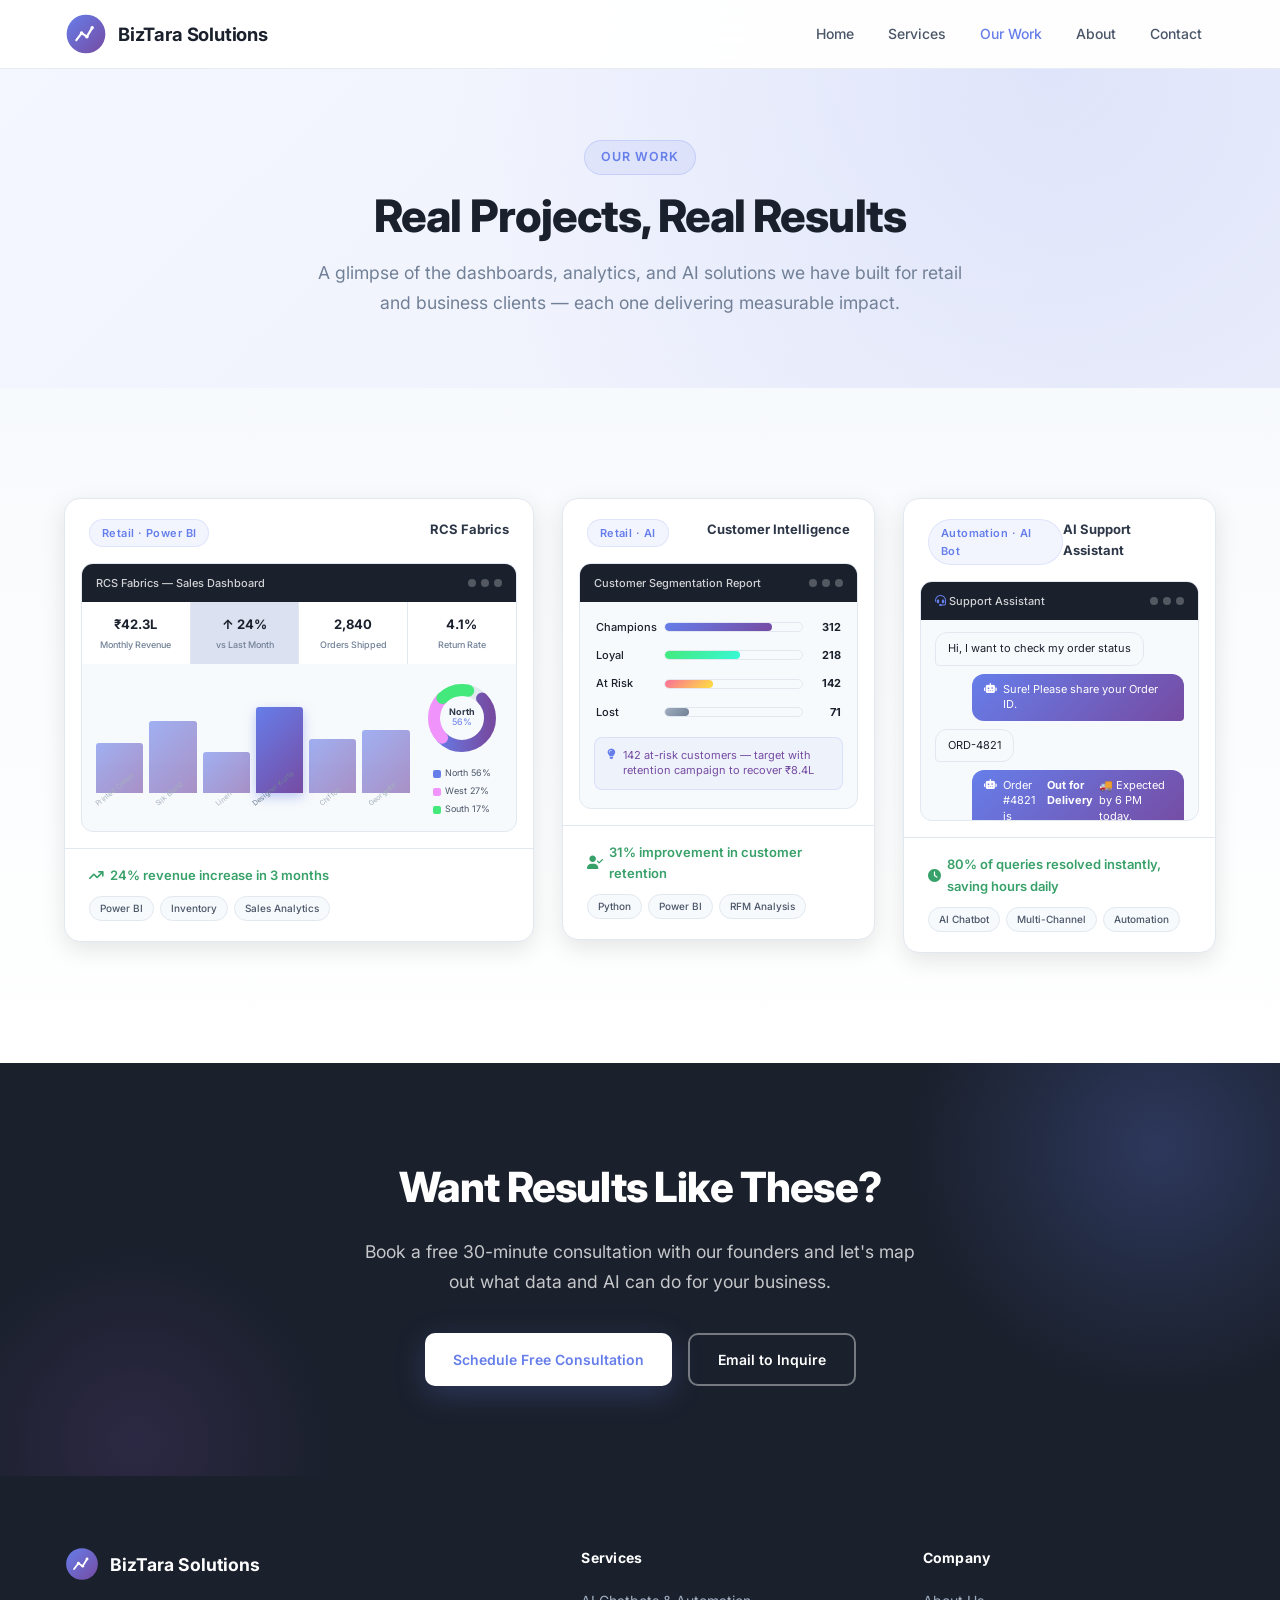
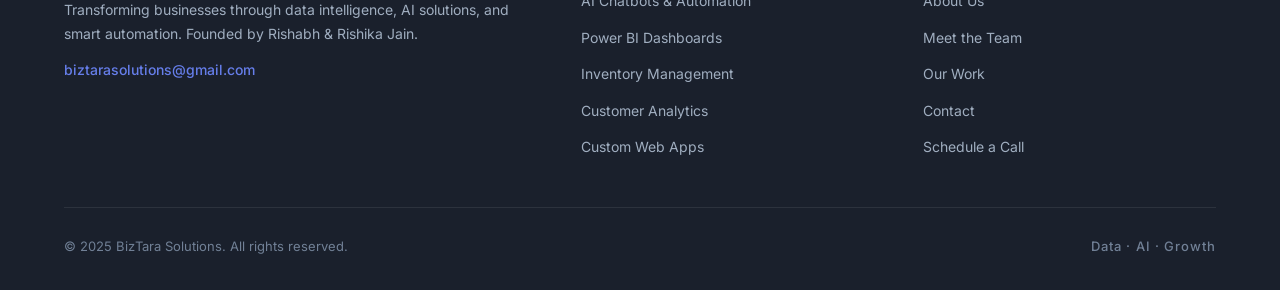
<file: work.html>
<!DOCTYPE html>
<html lang="en">
<head>
    <meta charset="UTF-8">
    <meta name="viewport" content="width=device-width, initial-scale=1.0">
    <title>Our Work - BizTara Solutions</title>
    <meta name="description" content="Real projects, real results. See the Power BI dashboards, customer intelligence reports, and AI support assistants BizTara Solutions has built for retail and business clients.">
    <meta name="keywords" content="Power BI portfolio, RCS Fabrics dashboard, customer segmentation, AI chatbot case study, retail analytics">

    <meta property="og:type" content="website">
    <meta property="og:url" content="https://biztarasolutions.com/work.html">
    <meta property="og:title" content="Our Work - BizTara Solutions">
    <meta property="og:description" content="Dashboards and AI solutions we have built for retail and business clients — with measurable results.">
    <meta property="og:site_name" content="BizTara Solutions">

    <link rel="icon" type="image/svg+xml" href="assets/logo.svg">
    <link rel="canonical" href="https://biztarasolutions.com/work.html">

    <link rel="stylesheet" href="css/style.css">
    <link href="https://fonts.googleapis.com/css2?family=Inter:wght@300;400;500;600;700;800&display=swap" rel="stylesheet">
    <link rel="stylesheet" href="https://cdnjs.cloudflare.com/ajax/libs/font-awesome/6.4.0/css/all.min.css">
</head>
<body>

    <!-- Navigation -->
    <nav class="navbar">
        <div class="nav-container">
            <a href="index.html" class="nav-logo">
                <div class="logo-icon">
                    <svg width="44" height="44" viewBox="0 0 50 50" xmlns="http://www.w3.org/2000/svg">
                        <defs>
                            <linearGradient id="navLogoGrad" x1="0%" y1="0%" x2="100%" y2="100%">
                                <stop offset="0%" style="stop-color:#667eea"/>
                                <stop offset="100%" style="stop-color:#764ba2"/>
                            </linearGradient>
                        </defs>
                        <circle cx="25" cy="25" r="22" fill="url(#navLogoGrad)"/>
                        <path d="M14 32 L20 24 L26 28 L32 18" stroke="#ffffff" stroke-width="2.5" fill="none" stroke-linecap="round" stroke-linejoin="round"/>
                        <circle cx="20" cy="24" r="2" fill="#ffffff"/>
                        <circle cx="26" cy="28" r="2" fill="#ffffff"/>
                        <circle cx="32" cy="18" r="2" fill="#ffffff"/>
                    </svg>
                </div>
                <span class="company-name">BizTara Solutions</span>
            </a>
            <ul class="nav-menu">
                <li class="nav-item"><a href="index.html" class="nav-link">Home</a></li>
                <li class="nav-item"><a href="services.html" class="nav-link">Services</a></li>
                <li class="nav-item"><a href="work.html" class="nav-link active">Our Work</a></li>
                <li class="nav-item"><a href="about.html" class="nav-link">About</a></li>
                <li class="nav-item"><a href="contact.html" class="nav-link">Contact</a></li>
            </ul>
            <div class="nav-toggle">
                <span class="bar"></span>
                <span class="bar"></span>
                <span class="bar"></span>
            </div>
        </div>
    </nav>

    <!-- Page Hero -->
    <section class="page-hero">
        <div class="container">
            <div class="section-badge">Our Work</div>
            <h1>Real Projects, Real Results</h1>
            <p>A glimpse of the dashboards, analytics, and AI solutions we have built for retail and business clients — each one delivering measurable impact.</p>
        </div>
    </section>

    <!-- Portfolio Section -->
    <section id="portfolio" class="portfolio">
        <div class="container">
            <div class="portfolio-grid">

                <div class="portfolio-card featured">
                    <div class="portfolio-card-header">
                        <div class="portfolio-tag">Retail · Power BI</div>
                        <div class="portfolio-client">RCS Fabrics</div>
                    </div>
                    <div class="portfolio-mockup mockup-sales">
                        <div class="mockup-topbar">
                            <span class="mockup-title">RCS Fabrics — Sales Dashboard</span>
                            <div class="mockup-controls"><span></span><span></span><span></span></div>
                        </div>
                        <div class="mockup-kpi-row">
                            <div class="mockup-kpi"><div class="mkpi-val">₹42.3L</div><div class="mkpi-lbl">Monthly Revenue</div></div>
                            <div class="mockup-kpi highlight"><div class="mkpi-val">↑ 24%</div><div class="mkpi-lbl">vs Last Month</div></div>
                            <div class="mockup-kpi"><div class="mkpi-val">2,840</div><div class="mkpi-lbl">Orders Shipped</div></div>
                            <div class="mockup-kpi"><div class="mkpi-val">4.1%</div><div class="mkpi-lbl">Return Rate</div></div>
                        </div>
                        <div class="mockup-chart-area">
                            <div class="mockup-bar-chart">
                                <div class="mb" style="height:55%"><span>Printed Cotton</span></div>
                                <div class="mb" style="height:80%"><span>Silk Blend</span></div>
                                <div class="mb" style="height:45%"><span>Linen</span></div>
                                <div class="mb active" style="height:95%"><span>Designer Kurta</span></div>
                                <div class="mb" style="height:60%"><span>Chiffon</span></div>
                                <div class="mb" style="height:70%"><span>Georgette</span></div>
                            </div>
                            <div class="mockup-donut">
                                <svg viewBox="0 0 80 80" xmlns="http://www.w3.org/2000/svg">
                                    <circle cx="40" cy="40" r="28" fill="none" stroke="#e2e8f0" stroke-width="12"/>
                                    <circle cx="40" cy="40" r="28" fill="none" stroke="url(#dg1)" stroke-width="12" stroke-dasharray="88 88" stroke-dashoffset="22" stroke-linecap="round"/>
                                    <circle cx="40" cy="40" r="28" fill="none" stroke="#f093fb" stroke-width="12" stroke-dasharray="44 132" stroke-dashoffset="-66" stroke-linecap="round"/>
                                    <circle cx="40" cy="40" r="28" fill="none" stroke="#43e97b" stroke-width="12" stroke-dasharray="28 148" stroke-dashoffset="-110" stroke-linecap="round"/>
                                    <defs>
                                        <linearGradient id="dg1" x1="0%" y1="0%" x2="100%" y2="0%">
                                            <stop offset="0%" style="stop-color:#667eea"/>
                                            <stop offset="100%" style="stop-color:#764ba2"/>
                                        </linearGradient>
                                    </defs>
                                    <text x="40" y="37" text-anchor="middle" font-size="9" font-weight="700" fill="#2d3748">North</text>
                                    <text x="40" y="47" text-anchor="middle" font-size="9" fill="#667eea">56%</text>
                                </svg>
                                <div class="donut-legend">
                                    <span><i style="background:#667eea"></i>North 56%</span>
                                    <span><i style="background:#f093fb"></i>West 27%</span>
                                    <span><i style="background:#43e97b"></i>South 17%</span>
                                </div>
                            </div>
                        </div>
                    </div>
                    <div class="portfolio-card-footer">
                        <div class="portfolio-result"><i class="fas fa-arrow-trend-up"></i> 24% revenue increase in 3 months</div>
                        <div class="portfolio-tags-row">
                            <span>Power BI</span><span>Inventory</span><span>Sales Analytics</span>
                        </div>
                    </div>
                </div>

                <div class="portfolio-card">
                    <div class="portfolio-card-header">
                        <div class="portfolio-tag">Retail · AI</div>
                        <div class="portfolio-client">Customer Intelligence</div>
                    </div>
                    <div class="portfolio-mockup mockup-ai">
                        <div class="mockup-topbar">
                            <span class="mockup-title">Customer Segmentation Report</span>
                            <div class="mockup-controls"><span></span><span></span><span></span></div>
                        </div>
                        <div class="mockup-segments">
                            <div class="seg-row">
                                <div class="seg-label">Champions</div>
                                <div class="seg-bar"><div style="width:78%" class="seg-fill s1"></div></div>
                                <div class="seg-count">312</div>
                            </div>
                            <div class="seg-row">
                                <div class="seg-label">Loyal</div>
                                <div class="seg-bar"><div style="width:55%" class="seg-fill s2"></div></div>
                                <div class="seg-count">218</div>
                            </div>
                            <div class="seg-row">
                                <div class="seg-label">At Risk</div>
                                <div class="seg-bar"><div style="width:35%" class="seg-fill s3"></div></div>
                                <div class="seg-count">142</div>
                            </div>
                            <div class="seg-row">
                                <div class="seg-label">Lost</div>
                                <div class="seg-bar"><div style="width:18%" class="seg-fill s4"></div></div>
                                <div class="seg-count">71</div>
                            </div>
                        </div>
                        <div class="mockup-insight-box">
                            <i class="fas fa-lightbulb"></i>
                            <span>142 at-risk customers — target with retention campaign to recover ₹8.4L</span>
                        </div>
                    </div>
                    <div class="portfolio-card-footer">
                        <div class="portfolio-result"><i class="fas fa-user-check"></i> 31% improvement in customer retention</div>
                        <div class="portfolio-tags-row">
                            <span>Python</span><span>Power BI</span><span>RFM Analysis</span>
                        </div>
                    </div>
                </div>

                <div class="portfolio-card">
                    <div class="portfolio-card-header">
                        <div class="portfolio-tag">Automation · AI Bot</div>
                        <div class="portfolio-client">AI Support Assistant</div>
                    </div>
                    <div class="portfolio-mockup mockup-chat">
                        <div class="mockup-topbar">
                            <span class="mockup-title"><i class="fas fa-headset" style="color:#667eea"></i> Support Assistant</span>
                            <div class="mockup-controls"><span></span><span></span><span></span></div>
                        </div>
                        <div class="chat-window">
                            <div class="chat-msg incoming">Hi, I want to check my order status</div>
                            <div class="chat-msg outgoing bot-msg"><i class="fas fa-robot bot-icon"></i> Sure! Please share your Order ID.</div>
                            <div class="chat-msg incoming">ORD-4821</div>
                            <div class="chat-msg outgoing bot-msg"><i class="fas fa-robot bot-icon"></i> Order #4821 is <strong>Out for Delivery</strong> 🚚 Expected by 6 PM today.</div>
                            <div class="chat-msg incoming">Can I reschedule?</div>
                            <div class="chat-msg outgoing bot-msg"><i class="fas fa-robot bot-icon"></i> Of course! Pick a time: <span class="chat-chip">Tomorrow 10AM</span> <span class="chat-chip">Tomorrow 3PM</span></div>
                        </div>
                    </div>
                    <div class="portfolio-card-footer">
                        <div class="portfolio-result"><i class="fas fa-clock"></i> 80% of queries resolved instantly, saving hours daily</div>
                        <div class="portfolio-tags-row">
                            <span>AI Chatbot</span><span>Multi-Channel</span><span>Automation</span>
                        </div>
                    </div>
                </div>

            </div>
        </div>
    </section>

    <!-- CTA Section -->
    <section class="consultation-cta">
        <div class="container">
            <div class="cta-content">
                <h2>Want Results Like These?</h2>
                <p>Book a free 30-minute consultation with our founders and let's map out what data and AI can do for your business.</p>
                <div class="cta-buttons">
                    <a href="contact.html#booking-embed" class="btn btn-primary">Schedule Free Consultation</a>
                    <a href="mailto:biztarasolutions@gmail.com" class="btn btn-secondary">Email to Inquire</a>
                </div>
            </div>
        </div>
    </section>

    <!-- Footer -->
    <footer class="footer">
        <div class="container">
            <div class="footer-content">
                <div class="footer-section footer-brand">
                    <div class="footer-logo">
                        <svg width="36" height="36" viewBox="0 0 50 50" xmlns="http://www.w3.org/2000/svg">
                            <defs>
                                <linearGradient id="footerLogoGrad" x1="0%" y1="0%" x2="100%" y2="100%">
                                    <stop offset="0%" style="stop-color:#667eea"/>
                                    <stop offset="100%" style="stop-color:#764ba2"/>
                                </linearGradient>
                            </defs>
                            <circle cx="25" cy="25" r="22" fill="url(#footerLogoGrad)"/>
                            <path d="M14 32 L20 24 L26 28 L32 18" stroke="#ffffff" stroke-width="2.5" fill="none" stroke-linecap="round" stroke-linejoin="round"/>
                            <circle cx="20" cy="24" r="2" fill="#ffffff"/>
                            <circle cx="26" cy="28" r="2" fill="#ffffff"/>
                            <circle cx="32" cy="18" r="2" fill="#ffffff"/>
                        </svg>
                        <span>BizTara Solutions</span>
                    </div>
                    <p class="footer-description">
                        Transforming businesses through data intelligence, AI solutions, and smart automation.
                        Founded by Rishabh & Rishika Jain.
                    </p>
                    <p class="footer-email">biztarasolutions@gmail.com</p>
                </div>

                <div class="footer-section">
                    <h3>Services</h3>
                    <ul class="footer-links">
                        <li><a href="services.html">AI Chatbots & Automation</a></li>
                        <li><a href="services.html">Power BI Dashboards</a></li>
                        <li><a href="services.html">Inventory Management</a></li>
                        <li><a href="services.html">Customer Analytics</a></li>
                        <li><a href="services.html">Custom Web Apps</a></li>
                    </ul>
                </div>

                <div class="footer-section">
                    <h3>Company</h3>
                    <ul class="footer-links">
                        <li><a href="about.html">About Us</a></li>
                        <li><a href="about.html#team">Meet the Team</a></li>
                        <li><a href="work.html">Our Work</a></li>
                        <li><a href="contact.html">Contact</a></li>
                        <li><a href="contact.html#booking-embed">Schedule a Call</a></li>
                    </ul>
                </div>
            </div>

            <div class="footer-bottom">
                <p>&copy; 2025 BizTara Solutions. All rights reserved.</p>
                <p class="footer-tagline">Data · AI · Growth</p>
            </div>
        </div>
    </footer>

    <!-- JavaScript -->
    <script src="js/script.js"></script>
</body>
</html>
</file>
<file: css/style.css>
/* =============================================
   RESET & BASE
   ============================================= */
* {
    margin: 0;
    padding: 0;
    box-sizing: border-box;
}

:root {
    --primary: #667eea;
    --primary-dark: #764ba2;
    --accent: #f093fb;
    --dark: #1a202c;
    --dark-2: #2d3748;
    --text: #4a5568;
    --text-light: #718096;
    --border: #e2e8f0;
    --bg-light: #f7fafc;
    --bg-white: #ffffff;
    --shadow-sm: 0 2px 8px rgba(0,0,0,0.06);
    --shadow-md: 0 8px 24px rgba(0,0,0,0.10);
    --shadow-lg: 0 20px 48px rgba(0,0,0,0.14);
    --shadow-purple: 0 8px 30px rgba(102,126,234,0.25);
    --grad: linear-gradient(135deg, #667eea, #764ba2);
    --grad-accent: linear-gradient(135deg, #f093fb, #667eea);
    --transition: all 0.3s cubic-bezier(0.4, 0, 0.2, 1);
    --radius: 16px;
    --radius-sm: 10px;
}

html { scroll-behavior: smooth; }

body {
    font-family: 'Inter', -apple-system, BlinkMacSystemFont, 'Segoe UI', sans-serif;
    line-height: 1.65;
    color: var(--text);
    overflow-x: hidden;
    background: var(--bg-white);
}

.container {
    max-width: 1200px;
    margin: 0 auto;
    padding: 0 24px;
}

/* =============================================
   TYPOGRAPHY HELPERS
   ============================================= */
.gradient-text {
    background: var(--grad);
    -webkit-background-clip: text;
    -webkit-text-fill-color: transparent;
    background-clip: text;
}

.section-badge {
    display: inline-block;
    background: rgba(102,126,234,0.10);
    color: var(--primary);
    font-size: 0.78rem;
    font-weight: 600;
    letter-spacing: 0.08em;
    text-transform: uppercase;
    padding: 6px 16px;
    border-radius: 50px;
    margin-bottom: 16px;
    border: 1px solid rgba(102,126,234,0.20);
}

.section-header {
    text-align: center;
    margin-bottom: 64px;
}

.section-title {
    font-size: 2.6rem;
    font-weight: 800;
    color: var(--dark);
    margin-bottom: 16px;
    letter-spacing: -0.02em;
    line-height: 1.2;
}

.section-subtitle {
    font-size: 1.1rem;
    color: var(--text-light);
    max-width: 580px;
    margin: 0 auto;
    line-height: 1.7;
}

/* =============================================
   BUTTONS
   ============================================= */
.btn {
    display: inline-flex;
    align-items: center;
    gap: 8px;
    padding: 13px 28px;
    border-radius: var(--radius-sm);
    text-decoration: none;
    font-weight: 600;
    font-size: 14px;
    transition: var(--transition);
    cursor: pointer;
    border: none;
    position: relative;
    overflow: hidden;
}

.btn-primary {
    background: var(--grad);
    color: white;
    box-shadow: var(--shadow-purple);
}
.btn-primary:hover {
    transform: translateY(-2px);
    box-shadow: 0 12px 40px rgba(102,126,234,0.40);
}

.btn-secondary {
    background: transparent;
    color: var(--primary);
    border: 2px solid var(--primary);
}
.btn-secondary:hover {
    background: var(--primary);
    color: white;
    transform: translateY(-2px);
}

.btn-full { width: 100%; justify-content: center; }

/* =============================================
   NAVBAR
   ============================================= */
.navbar {
    position: fixed;
    top: 0;
    width: 100%;
    background: rgba(255, 255, 255, 0.92);
    backdrop-filter: blur(16px);
    -webkit-backdrop-filter: blur(16px);
    border-bottom: 1px solid rgba(226,232,240,0.8);
    z-index: 1000;
    transition: var(--transition);
}

.nav-container {
    max-width: 1200px;
    margin: 0 auto;
    padding: 0 24px;
    display: flex;
    justify-content: space-between;
    align-items: center;
    height: 68px;
}

.nav-logo {
    display: flex;
    align-items: center;
    gap: 10px;
    text-decoration: none;
}

.logo-icon {
    display: flex;
    align-items: center;
    justify-content: center;
}

.company-name {
    font-size: 1.15rem;
    font-weight: 700;
    color: var(--dark);
    letter-spacing: -0.01em;
}

.nav-menu {
    display: flex;
    list-style: none;
    gap: 6px;
}

.nav-link {
    display: block;
    padding: 7px 14px;
    text-decoration: none;
    color: var(--text);
    font-weight: 500;
    font-size: 14px;
    border-radius: 8px;
    transition: var(--transition);
}
.nav-link:hover {
    color: var(--primary);
    background: rgba(102,126,234,0.07);
}

.nav-toggle {
    display: none;
    flex-direction: column;
    cursor: pointer;
    gap: 5px;
    padding: 4px;
}
.bar {
    width: 24px;
    height: 2.5px;
    background: var(--dark-2);
    border-radius: 2px;
    transition: var(--transition);
}

/* =============================================
   HERO
   ============================================= */
.hero {
    min-height: 100vh;
    display: flex;
    align-items: center;
    background: linear-gradient(160deg, #f0f4ff 0%, #faf5ff 50%, #f7fafc 100%);
    padding-top: 80px;
    position: relative;
    overflow: hidden;
}

.hero::before {
    content: '';
    position: absolute;
    top: -200px;
    right: -200px;
    width: 600px;
    height: 600px;
    background: radial-gradient(circle, rgba(102,126,234,0.12) 0%, transparent 70%);
    pointer-events: none;
}

.hero::after {
    content: '';
    position: absolute;
    bottom: -100px;
    left: -100px;
    width: 400px;
    height: 400px;
    background: radial-gradient(circle, rgba(118,75,162,0.08) 0%, transparent 70%);
    pointer-events: none;
}

.hero-container {
    max-width: 1200px;
    margin: 0 auto;
    padding: 60px 24px;
    display: grid;
    grid-template-columns: 1fr 1fr;
    gap: 70px;
    align-items: center;
    position: relative;
    z-index: 1;
}

.hero-badge {
    display: inline-flex;
    align-items: center;
    gap: 8px;
    background: rgba(102,126,234,0.08);
    border: 1px solid rgba(102,126,234,0.2);
    color: var(--primary);
    font-size: 0.78rem;
    font-weight: 600;
    padding: 6px 16px;
    border-radius: 50px;
    margin-bottom: 24px;
    letter-spacing: 0.04em;
}

.badge-dot {
    width: 7px;
    height: 7px;
    border-radius: 50%;
    background: var(--primary);
    animation: pulse-dot 2s infinite;
}

@keyframes pulse-dot {
    0%, 100% { opacity: 1; transform: scale(1); }
    50% { opacity: 0.5; transform: scale(0.8); }
}

.hero-title {
    font-size: 3.4rem;
    font-weight: 800;
    line-height: 1.15;
    color: var(--dark);
    margin-bottom: 22px;
    letter-spacing: -0.03em;
}

.hero-description {
    font-size: 1.15rem;
    color: var(--text-light);
    margin-bottom: 36px;
    line-height: 1.7;
}

.hero-buttons {
    display: flex;
    gap: 14px;
    flex-wrap: wrap;
    margin-bottom: 48px;
}

.hero-stats {
    display: flex;
    align-items: center;
    gap: 0;
    padding: 20px 24px;
    background: white;
    border-radius: var(--radius);
    box-shadow: var(--shadow-md);
    border: 1px solid var(--border);
}

.hero-stat {
    display: flex;
    flex-direction: column;
    align-items: center;
    flex: 1;
}

.hero-stat-number {
    font-size: 1.8rem;
    font-weight: 800;
    background: var(--grad);
    -webkit-background-clip: text;
    -webkit-text-fill-color: transparent;
    background-clip: text;
    line-height: 1;
    margin-bottom: 4px;
}

.hero-stat-label {
    font-size: 0.75rem;
    color: var(--text-light);
    font-weight: 500;
    text-align: center;
}

.hero-stat-divider {
    width: 1px;
    height: 40px;
    background: var(--border);
    margin: 0 4px;
}

/* Dashboard Preview (Hero Visual) */
.hero-visual {
    position: relative;
}

.dashboard-preview {
    background: white;
    border-radius: 20px;
    padding: 24px;
    box-shadow: 0 24px 64px rgba(102,126,234,0.18), 0 4px 16px rgba(0,0,0,0.06);
    border: 1px solid rgba(102,126,234,0.12);
    animation: floatCard 6s ease-in-out infinite;
}

@keyframes floatCard {
    0%, 100% { transform: translateY(0px); }
    50% { transform: translateY(-10px); }
}

.dashboard-header {
    display: flex;
    justify-content: space-between;
    align-items: center;
    margin-bottom: 20px;
    padding-bottom: 16px;
    border-bottom: 1px solid var(--border);
}

.dashboard-title {
    font-size: 13px;
    font-weight: 600;
    color: var(--dark);
}

.dashboard-dots {
    display: flex;
    gap: 5px;
}
.dashboard-dots span {
    width: 8px;
    height: 8px;
    border-radius: 50%;
    background: var(--primary);
    opacity: 0.5;
}

.dashboard-kpis {
    display: grid;
    grid-template-columns: repeat(3, 1fr);
    gap: 12px;
    margin-bottom: 20px;
}

.kpi-card {
    background: var(--bg-light);
    border-radius: 10px;
    padding: 12px;
    display: flex;
    flex-direction: column;
    gap: 4px;
    border: 1px solid var(--border);
}

.kpi-label {
    font-size: 10px;
    color: var(--text-light);
    font-weight: 500;
    text-transform: uppercase;
    letter-spacing: 0.04em;
}

.kpi-value {
    font-size: 1.1rem;
    font-weight: 700;
    color: var(--dark);
}

.kpi-change {
    font-size: 11px;
    font-weight: 600;
    display: flex;
    align-items: center;
    gap: 3px;
}
.kpi-change.positive { color: #38a169; }
.kpi-change.negative { color: #38a169; }

.chart-container {
    display: flex;
    gap: 10px;
    height: 130px;
    align-items: flex-end;
    margin-bottom: 16px;
}

.chart-y-axis {
    display: flex;
    flex-direction: column;
    justify-content: space-between;
    font-size: 9px;
    color: var(--text-light);
    width: 28px;
    text-align: right;
    padding-right: 6px;
    border-right: 1px solid var(--border);
    height: 100%;
}

.chart-bars-wrapper {
    display: flex;
    gap: 8px;
    flex: 1;
    align-items: flex-end;
    height: 100%;
}

.chart-bar-item {
    flex: 1;
    display: flex;
    flex-direction: column;
    align-items: center;
    gap: 5px;
    height: 100%;
    justify-content: flex-end;
}

.bar-container {
    width: 100%;
    flex: 1;
    display: flex;
    align-items: flex-end;
}

.bar {
    width: 100%;
    background: var(--grad);
    border-radius: 4px 4px 0 0;
    animation: growBar 0.9s ease-out;
    opacity: 0.75;
}

.bar.bar-accent {
    opacity: 1;
    box-shadow: 0 4px 16px rgba(102,126,234,0.4);
}

.bar-label {
    font-size: 9px;
    color: var(--text-light);
    font-weight: 500;
}

@keyframes growBar {
    from { height: 0 !important; opacity: 0; }
    to { opacity: 1; }
}

.dashboard-footer {
    display: flex;
    gap: 12px;
    padding-top: 14px;
    border-top: 1px solid var(--border);
}

.metric {
    flex: 1;
    display: flex;
    flex-direction: column;
    gap: 3px;
}

.metric-label {
    font-size: 9px;
    color: var(--text-light);
    text-transform: uppercase;
    letter-spacing: 0.05em;
    font-weight: 600;
}

.metric-value {
    font-size: 12px;
    font-weight: 700;
    color: var(--dark);
}

.trend-up { color: #38a169; }

/* Floating pills */
.floating-pill {
    position: absolute;
    background: white;
    border-radius: 50px;
    padding: 8px 16px;
    font-size: 12px;
    font-weight: 600;
    color: var(--dark);
    box-shadow: var(--shadow-md);
    border: 1px solid var(--border);
    display: flex;
    align-items: center;
    gap: 8px;
    white-space: nowrap;
}

.floating-pill i { color: var(--primary); }

.pill-1 {
    top: -16px;
    right: 20px;
    animation: floatPill1 4s ease-in-out infinite;
}

.pill-2 {
    bottom: -16px;
    left: 10px;
    animation: floatPill2 4s ease-in-out infinite 2s;
}

@keyframes floatPill1 {
    0%, 100% { transform: translateY(0); }
    50% { transform: translateY(-8px); }
}
@keyframes floatPill2 {
    0%, 100% { transform: translateY(0); }
    50% { transform: translateY(-6px); }
}

/* =============================================
   SERVICES
   ============================================= */
.services {
    padding: 110px 0;
    background: white;
}

.services-grid {
    display: grid;
    grid-template-columns: repeat(3, 1fr);
    gap: 28px;
}

.service-card {
    background: white;
    border-radius: var(--radius);
    padding: 36px 32px;
    box-shadow: var(--shadow-sm);
    border: 1px solid var(--border);
    transition: var(--transition);
    position: relative;
    overflow: hidden;
}

.service-card::before {
    content: '';
    position: absolute;
    top: 0; left: 0; right: 0;
    height: 3px;
    background: var(--grad);
    transform: scaleX(0);
    transform-origin: left;
    transition: transform 0.4s ease;
}

.service-card:hover {
    transform: translateY(-6px);
    box-shadow: 0 20px 50px rgba(102,126,234,0.14);
    border-color: rgba(102,126,234,0.25);
}

.service-card:hover::before {
    transform: scaleX(1);
}

.service-icon {
    width: 56px;
    height: 56px;
    border-radius: 14px;
    display: flex;
    align-items: center;
    justify-content: center;
    margin-bottom: 20px;
    font-size: 22px;
    color: white;
}

.icon-1 { background: linear-gradient(135deg, #667eea, #764ba2); }
.icon-2 { background: linear-gradient(135deg, #f093fb, #f5576c); }
.icon-3 { background: linear-gradient(135deg, #4facfe, #00f2fe); }
.icon-4 { background: linear-gradient(135deg, #43e97b, #38f9d7); }
.icon-5 { background: linear-gradient(135deg, #fa709a, #fee140); }
.icon-6 { background: linear-gradient(135deg, #a18cd1, #fbc2eb); }
.icon-7 { background: linear-gradient(135deg, #0ea5e9, #2563eb); }

.service-card h3 {
    font-size: 1.15rem;
    font-weight: 700;
    color: var(--dark);
    margin-bottom: 12px;
    letter-spacing: -0.01em;
}

.service-card p {
    color: var(--text-light);
    font-size: 0.9rem;
    margin-bottom: 20px;
    line-height: 1.65;
}

.service-features {
    list-style: none;
    border-top: 1px solid var(--border);
    padding-top: 16px;
    display: flex;
    flex-direction: column;
    gap: 8px;
}

.service-features li {
    color: var(--text);
    font-size: 13px;
    display: flex;
    align-items: center;
    gap: 8px;
}

.service-features li i {
    color: var(--primary);
    font-size: 11px;
    flex-shrink: 0;
}

/* =============================================
   PORTFOLIO
   ============================================= */
.portfolio {
    padding: 110px 0;
    background: linear-gradient(180deg, #f7fafc 0%, white 100%);
}

.portfolio-grid {
    display: grid;
    grid-template-columns: 1.5fr 1fr 1fr;
    gap: 28px;
    align-items: start;
}

.portfolio-card {
    background: white;
    border-radius: var(--radius);
    overflow: hidden;
    box-shadow: var(--shadow-md);
    border: 1px solid var(--border);
    transition: var(--transition);
}

.portfolio-card:hover {
    transform: translateY(-6px);
    box-shadow: var(--shadow-lg);
}

.portfolio-card-header {
    padding: 20px 24px 0;
    display: flex;
    justify-content: space-between;
    align-items: flex-start;
}

.portfolio-tag {
    font-size: 11px;
    font-weight: 600;
    color: var(--primary);
    background: rgba(102,126,234,0.08);
    border: 1px solid rgba(102,126,234,0.15);
    padding: 4px 12px;
    border-radius: 50px;
    letter-spacing: 0.04em;
}

.portfolio-client {
    font-size: 13px;
    font-weight: 700;
    color: var(--dark-2);
}

/* Mockup styles */
.portfolio-mockup {
    margin: 16px;
    border-radius: 12px;
    overflow: hidden;
    border: 1px solid var(--border);
    background: var(--bg-light);
}

.mockup-topbar {
    background: var(--dark);
    padding: 10px 14px;
    display: flex;
    justify-content: space-between;
    align-items: center;
}

.mockup-title {
    font-size: 11px;
    color: rgba(255,255,255,0.8);
    font-weight: 500;
}

.mockup-controls {
    display: flex;
    gap: 5px;
}
.mockup-controls span {
    width: 8px;
    height: 8px;
    border-radius: 50%;
    background: rgba(255,255,255,0.25);
}

/* Sales mockup */
.mockup-kpi-row {
    display: grid;
    grid-template-columns: repeat(4, 1fr);
    gap: 1px;
    background: var(--border);
}

.mockup-kpi {
    background: white;
    padding: 12px;
    text-align: center;
}

.mockup-kpi.highlight { background: rgba(102,126,234,0.06); }

.mkpi-val {
    font-size: 13px;
    font-weight: 700;
    color: var(--dark);
    display: block;
    margin-bottom: 2px;
}

.mkpi-lbl {
    font-size: 9px;
    color: var(--text-light);
    font-weight: 500;
}

.mockup-chart-area {
    display: grid;
    grid-template-columns: 1fr auto;
    gap: 12px;
    padding: 14px;
    align-items: center;
}

.mockup-bar-chart {
    display: flex;
    gap: 6px;
    align-items: flex-end;
    height: 90px;
}

.mb {
    flex: 1;
    background: var(--grad);
    border-radius: 3px 3px 0 0;
    opacity: 0.6;
    position: relative;
    transition: opacity 0.3s;
}

.mb.active {
    opacity: 1;
    box-shadow: 0 4px 12px rgba(102,126,234,0.4);
}

.mb span {
    position: absolute;
    bottom: -18px;
    left: 50%;
    transform: translateX(-50%) rotate(-40deg);
    font-size: 7px;
    color: var(--text-light);
    white-space: nowrap;
    transform-origin: left;
}

.mockup-donut {
    display: flex;
    flex-direction: column;
    align-items: center;
    gap: 8px;
}

.mockup-donut svg {
    width: 80px;
    height: 80px;
}

.donut-legend {
    display: flex;
    flex-direction: column;
    gap: 3px;
}

.donut-legend span {
    font-size: 9px;
    color: var(--text);
    display: flex;
    align-items: center;
    gap: 4px;
}

.donut-legend i {
    width: 8px;
    height: 8px;
    border-radius: 2px;
    display: inline-block;
}

/* Segments mockup */
.mockup-segments {
    padding: 16px;
    display: flex;
    flex-direction: column;
    gap: 10px;
}

.seg-row {
    display: flex;
    align-items: center;
    gap: 8px;
}

.seg-label {
    font-size: 11px;
    font-weight: 500;
    color: var(--dark);
    width: 60px;
    flex-shrink: 0;
}

.seg-bar {
    flex: 1;
    height: 10px;
    background: var(--bg-light);
    border-radius: 5px;
    overflow: hidden;
    border: 1px solid var(--border);
}

.seg-fill {
    height: 100%;
    border-radius: 5px;
}
.s1 { background: var(--grad); }
.s2 { background: linear-gradient(135deg, #43e97b, #38f9d7); }
.s3 { background: linear-gradient(135deg, #fa709a, #fee140); }
.s4 { background: linear-gradient(135deg, #a0aec0, #718096); }

.seg-count {
    font-size: 11px;
    font-weight: 700;
    color: var(--dark);
    width: 30px;
    text-align: right;
}

.mockup-insight-box {
    margin: 0 14px 14px;
    background: rgba(102,126,234,0.06);
    border: 1px solid rgba(102,126,234,0.15);
    border-radius: 8px;
    padding: 10px 12px;
    font-size: 11px;
    color: var(--primary-dark);
    display: flex;
    align-items: flex-start;
    gap: 8px;
    line-height: 1.4;
}

.mockup-insight-box i { color: var(--primary); margin-top: 1px; flex-shrink: 0; }

/* Chat mockup */
.mockup-ai { padding-bottom: 4px; }

.chat-window {
    padding: 12px 14px;
    display: flex;
    flex-direction: column;
    gap: 8px;
    max-height: 200px;
    overflow: hidden;
}

.chat-msg {
    max-width: 85%;
    padding: 8px 12px;
    border-radius: 12px;
    font-size: 11px;
    line-height: 1.4;
}

.chat-msg.incoming {
    background: var(--bg-light);
    color: var(--dark);
    align-self: flex-start;
    border: 1px solid var(--border);
    border-bottom-left-radius: 4px;
}

.chat-msg.outgoing {
    background: var(--grad);
    color: white;
    align-self: flex-end;
    border-bottom-right-radius: 4px;
}

.bot-msg { display: flex; align-items: flex-start; gap: 6px; }
.bot-icon { font-size: 10px; margin-top: 1px; flex-shrink: 0; }

.chat-chip {
    display: inline-block;
    background: rgba(255,255,255,0.25);
    border: 1px solid rgba(255,255,255,0.4);
    border-radius: 50px;
    padding: 2px 8px;
    font-size: 10px;
    margin: 2px 2px 0;
    cursor: pointer;
}

/* Portfolio footer */
.portfolio-card-footer {
    padding: 16px 24px 20px;
    border-top: 1px solid var(--border);
}

.portfolio-result {
    font-size: 13px;
    font-weight: 600;
    color: #38a169;
    margin-bottom: 10px;
    display: flex;
    align-items: center;
    gap: 6px;
}

.portfolio-tags-row {
    display: flex;
    flex-wrap: wrap;
    gap: 6px;
}

.portfolio-tags-row span {
    font-size: 10px;
    background: var(--bg-light);
    border: 1px solid var(--border);
    color: var(--text);
    padding: 3px 10px;
    border-radius: 50px;
    font-weight: 500;
}

/* =============================================
   ABOUT
   ============================================= */
.about {
    padding: 110px 0;
    background: white;
}

.about-content {
    display: grid;
    grid-template-columns: 1fr 1fr;
    gap: 70px;
    align-items: center;
}

.about-text .section-title {
    text-align: left;
}

.about-description {
    font-size: 1rem;
    color: var(--text-light);
    margin-bottom: 20px;
    line-height: 1.75;
}

.about-stats {
    display: flex;
    gap: 0;
    margin-top: 36px;
    padding: 24px 0;
    border-top: 1px solid var(--border);
    border-bottom: 1px solid var(--border);
}

.stat-item {
    flex: 1;
    text-align: center;
}

.stat-item + .stat-item {
    border-left: 1px solid var(--border);
}

.stat-number {
    display: block;
    font-size: 2.4rem;
    font-weight: 800;
    background: var(--grad);
    -webkit-background-clip: text;
    -webkit-text-fill-color: transparent;
    background-clip: text;
    margin-bottom: 6px;
    letter-spacing: -0.02em;
}

.stat-label {
    font-size: 13px;
    color: var(--text-light);
    font-weight: 500;
}

.about-card {
    background: var(--bg-light);
    border-radius: var(--radius);
    padding: 40px;
    border: 1px solid var(--border);
}

.about-card h3 {
    font-size: 1.3rem;
    font-weight: 700;
    color: var(--dark);
    margin-bottom: 28px;
    letter-spacing: -0.01em;
}

.approach-steps {
    display: flex;
    flex-direction: column;
    gap: 22px;
}

.step {
    display: flex;
    gap: 16px;
    align-items: flex-start;
}

.step-icon {
    width: 44px;
    height: 44px;
    border-radius: 12px;
    background: var(--grad);
    color: white;
    display: flex;
    align-items: center;
    justify-content: center;
    font-size: 18px;
    flex-shrink: 0;
    box-shadow: var(--shadow-purple);
}

.step-content h4 {
    color: var(--dark);
    font-size: 15px;
    font-weight: 700;
    margin-bottom: 4px;
}

.step-content p {
    color: var(--text-light);
    font-size: 13px;
    line-height: 1.6;
}

/* =============================================
   FOUNDERS & TEAM
   ============================================= */
.founders {
    padding: 110px 0;
    background: linear-gradient(180deg, #f7fafc 0%, white 100%);
}

.founders-grid {
    display: grid;
    grid-template-columns: repeat(3, 1fr);
    gap: 24px;
    margin-bottom: 48px;
}

.founder-card {
    background: white;
    border-radius: var(--radius);
    padding: 36px 28px;
    box-shadow: var(--shadow-md);
    border: 1px solid var(--border);
    display: flex;
    flex-direction: column;
    align-items: center;
    text-align: center;
    gap: 18px;
    transition: var(--transition);
}

.founder-card:hover {
    transform: translateY(-4px);
    box-shadow: var(--shadow-lg);
    border-color: rgba(102,126,234,0.2);
}

.founder-avatar {
    position: relative;
    flex-shrink: 0;
}

.avatar-initials {
    width: 72px;
    height: 72px;
    border-radius: 50%;
    background: var(--grad);
    color: white;
    font-size: 1.4rem;
    font-weight: 800;
    display: flex;
    align-items: center;
    justify-content: center;
    box-shadow: var(--shadow-purple);
    letter-spacing: 1px;
}

.avatar-initials.ri {
    background: var(--grad-accent);
}

.avatar-initials.ma {
    background: linear-gradient(135deg, #0ea5e9, #2563eb);
}

.avatar-photo {
    width: 104px;
    height: 104px;
    border-radius: 50%;
    object-fit: cover;
    object-position: center top;
    border: 3px solid white;
    box-shadow: var(--shadow-purple);
    display: block;
}

.founder-badge-icon {
    position: absolute;
    bottom: -2px;
    right: -4px;
    width: 26px;
    height: 26px;
    border-radius: 50%;
    background: white;
    border: 2px solid white;
    box-shadow: var(--shadow-sm);
    display: flex;
    align-items: center;
    justify-content: center;
    font-size: 11px;
    color: var(--primary);
}

.founder-info h3 {
    font-size: 1.2rem;
    font-weight: 700;
    color: var(--dark);
    margin-bottom: 4px;
    letter-spacing: -0.01em;
}

.founder-title {
    font-size: 12px;
    font-weight: 600;
    color: var(--primary);
    background: rgba(102,126,234,0.08);
    padding: 4px 12px;
    border-radius: 50px;
    display: inline-block;
    margin-bottom: 14px;
    border: 1px solid rgba(102,126,234,0.15);
}

.founder-bio {
    font-size: 0.88rem;
    color: var(--text-light);
    line-height: 1.7;
    margin-bottom: 16px;
}

.founder-skills {
    display: flex;
    flex-wrap: wrap;
    gap: 6px;
    justify-content: center;
}

.founder-skills span {
    font-size: 11px;
    font-weight: 600;
    background: var(--bg-light);
    border: 1px solid var(--border);
    color: var(--dark-2);
    padding: 4px 12px;
    border-radius: 50px;
}

.founder-li {
    display: inline-flex;
    align-items: center;
    justify-content: center;
    width: 24px;
    height: 24px;
    margin-left: 8px;
    color: #0a66c2;
    font-size: 1.05rem;
    vertical-align: middle;
    text-decoration: none;
    transition: var(--transition);
}

.founder-li:hover {
    color: #084d94;
    transform: translateY(-2px);
}

/* Team intro */
.team-intro {
    background: white;
    border-radius: var(--radius);
    padding: 40px 48px;
    text-align: center;
    border: 1px solid var(--border);
    box-shadow: var(--shadow-sm);
}

.team-intro-text {
    font-size: 1.05rem;
    color: var(--text-light);
    line-height: 1.75;
    max-width: 750px;
    margin: 0 auto 32px;
}

.team-domains {
    display: flex;
    flex-wrap: wrap;
    gap: 12px;
    justify-content: center;
}

.domain-chip {
    display: flex;
    align-items: center;
    gap: 8px;
    background: rgba(102,126,234,0.06);
    border: 1px solid rgba(102,126,234,0.15);
    color: var(--primary-dark);
    font-size: 13px;
    font-weight: 600;
    padding: 9px 18px;
    border-radius: 50px;
}

.domain-chip i {
    font-size: 14px;
    color: var(--primary);
}

/* =============================================
   TRENDING PROJECTS
   ============================================= */
.trending {
    padding: 110px 0;
    background: white;
}

.trending-grid {
    display: grid;
    grid-template-columns: repeat(3, 1fr);
    gap: 24px;
}

.trending-card {
    background: var(--bg-light);
    border-radius: var(--radius);
    padding: 32px 28px;
    border: 1px solid var(--border);
    transition: var(--transition);
    position: relative;
    overflow: hidden;
}

.trending-card::after {
    content: '';
    position: absolute;
    bottom: 0; left: 0; right: 0;
    height: 3px;
    background: var(--grad);
    transform: scaleX(0);
    transform-origin: left;
    transition: transform 0.4s ease;
}

.trending-card:hover {
    background: white;
    box-shadow: var(--shadow-md);
    transform: translateY(-4px);
    border-color: rgba(102,126,234,0.2);
}

.trending-card:hover::after {
    transform: scaleX(1);
}

.trending-number {
    font-size: 0.75rem;
    font-weight: 800;
    color: rgba(102,126,234,0.3);
    letter-spacing: 0.05em;
    margin-bottom: 12px;
    font-family: 'Inter', monospace;
}

.trending-icon {
    width: 48px;
    height: 48px;
    border-radius: 12px;
    background: var(--grad);
    color: white;
    display: flex;
    align-items: center;
    justify-content: center;
    font-size: 20px;
    margin-bottom: 16px;
    box-shadow: var(--shadow-purple);
}

.trending-card h3 {
    font-size: 1.05rem;
    font-weight: 700;
    color: var(--dark);
    margin-bottom: 10px;
    letter-spacing: -0.01em;
    line-height: 1.3;
}

.trending-card p {
    font-size: 0.875rem;
    color: var(--text-light);
    line-height: 1.65;
    margin-bottom: 18px;
}

.trending-tags {
    display: flex;
    gap: 6px;
    flex-wrap: wrap;
}

.trending-tags span {
    font-size: 10px;
    font-weight: 600;
    padding: 4px 10px;
    border-radius: 50px;
    background: white;
    border: 1px solid var(--border);
    color: var(--text);
}

.tag-hot {
    background: linear-gradient(135deg, #667eea, #764ba2) !important;
    color: white !important;
    border-color: transparent !important;
}

/* =============================================
   CTA SECTION
   ============================================= */
.consultation-cta {
    background: var(--dark);
    color: white;
    padding: 90px 0;
    position: relative;
    overflow: hidden;
}

.consultation-cta::before {
    content: '';
    position: absolute;
    top: -40%;
    right: -10%;
    width: 500px;
    height: 500px;
    background: radial-gradient(circle, rgba(102,126,234,0.25) 0%, transparent 70%);
    pointer-events: none;
}

.consultation-cta::after {
    content: '';
    position: absolute;
    bottom: -40%;
    left: -5%;
    width: 400px;
    height: 400px;
    background: radial-gradient(circle, rgba(118,75,162,0.20) 0%, transparent 70%);
    pointer-events: none;
}

.cta-content {
    text-align: center;
    position: relative;
    z-index: 1;
}

.consultation-cta h2 {
    font-size: 2.6rem;
    font-weight: 800;
    margin-bottom: 16px;
    letter-spacing: -0.02em;
}

.consultation-cta p {
    font-size: 1.1rem;
    opacity: 0.75;
    margin-bottom: 36px;
    max-width: 580px;
    margin-left: auto;
    margin-right: auto;
    line-height: 1.7;
}

.cta-buttons {
    display: flex;
    gap: 16px;
    justify-content: center;
    flex-wrap: wrap;
}

.consultation-cta .btn-primary {
    background: white;
    color: var(--primary);
}
.consultation-cta .btn-primary:hover {
    background: var(--bg-light);
}
.consultation-cta .btn-secondary {
    color: white;
    border-color: rgba(255,255,255,0.4);
}
.consultation-cta .btn-secondary:hover {
    background: rgba(255,255,255,0.1);
    border-color: white;
}

/* =============================================
   BOOKING EMBED
   ============================================= */
.booking-embed {
    background: var(--bg-light);
    padding: 48px 0;
    border-top: 1px solid var(--border);
}

.booking-embed-inner {
    max-width: 900px;
    margin: 0 auto;
}

.calendly-inline-widget {
    width: 100%;
    min-width: 320px;
    height: 700px;
    border: none;
    border-radius: var(--radius);
    overflow: hidden;
    box-shadow: var(--shadow-md);
}

/* =============================================
   CONTACT
   ============================================= */
.contact {
    padding: 110px 0;
    background: white;
}

.contact-content {
    display: grid;
    grid-template-columns: 1fr 1.4fr;
    gap: 70px;
    margin-top: 16px;
}

.contact-info h3 {
    font-size: 1.3rem;
    font-weight: 700;
    color: var(--dark);
    margin-bottom: 28px;
}

.contact-item {
    display: flex;
    align-items: flex-start;
    gap: 16px;
    margin-bottom: 24px;
}

.contact-item i {
    width: 42px;
    height: 42px;
    border-radius: 10px;
    background: var(--grad);
    color: white;
    display: flex;
    align-items: center;
    justify-content: center;
    font-size: 16px;
    flex-shrink: 0;
    box-shadow: var(--shadow-purple);
}

.contact-item h4 {
    color: var(--dark);
    font-weight: 600;
    font-size: 14px;
    margin-bottom: 4px;
}

.contact-item p {
    color: var(--text-light);
    font-size: 14px;
}

.contact-form {
    background: var(--bg-light);
    border-radius: var(--radius);
    padding: 40px;
    border: 1px solid var(--border);
}

.form-row {
    display: grid;
    grid-template-columns: 1fr 1fr;
    gap: 16px;
}

.form-group {
    margin-bottom: 20px;
}

.form-group label {
    display: block;
    color: var(--dark);
    font-weight: 600;
    font-size: 13px;
    margin-bottom: 8px;
}

.form-group input,
.form-group select,
.form-group textarea {
    width: 100%;
    padding: 12px 16px;
    border: 1.5px solid var(--border);
    border-radius: var(--radius-sm);
    font-family: inherit;
    font-size: 14px;
    transition: var(--transition);
    background: white;
    color: var(--dark);
}

.form-group input::placeholder,
.form-group textarea::placeholder {
    color: #a0aec0;
}

.form-group input:focus,
.form-group select:focus,
.form-group textarea:focus {
    outline: none;
    border-color: var(--primary);
    box-shadow: 0 0 0 3px rgba(102,126,234,0.12);
}

.form-group textarea {
    resize: vertical;
    min-height: 110px;
}

/* =============================================
   FOOTER
   ============================================= */
.footer {
    background: var(--dark);
    color: white;
    padding: 70px 0 32px;
}

.footer-content {
    display: grid;
    grid-template-columns: 1.6fr 1fr 1fr;
    gap: 48px;
    margin-bottom: 48px;
}

.footer-logo {
    display: flex;
    align-items: center;
    gap: 10px;
    margin-bottom: 16px;
}

.footer-logo span {
    font-size: 1.1rem;
    font-weight: 700;
    color: white;
}

.footer-description {
    color: #a0aec0;
    font-size: 0.875rem;
    line-height: 1.7;
    margin-bottom: 12px;
}

.footer-email {
    color: #667eea;
    font-size: 0.875rem;
    font-weight: 500;
}

.footer-section h3 {
    font-size: 14px;
    font-weight: 700;
    color: white;
    margin-bottom: 18px;
    letter-spacing: 0.02em;
}

.footer-links {
    list-style: none;
    display: flex;
    flex-direction: column;
    gap: 10px;
}

.footer-links a {
    color: #a0aec0;
    text-decoration: none;
    font-size: 14px;
    transition: var(--transition);
    display: inline-block;
}

.footer-links a:hover {
    color: white;
    transform: translateX(3px);
}

.footer-bottom {
    border-top: 1px solid rgba(255,255,255,0.08);
    padding-top: 28px;
    display: flex;
    justify-content: space-between;
    align-items: center;
}

.footer-bottom p {
    color: #718096;
    font-size: 13px;
}

.footer-tagline {
    font-size: 13px;
    color: #667eea;
    font-weight: 500;
    letter-spacing: 0.08em;
}

/* =============================================
   ANIMATIONS
   ============================================= */
.fade-in {
    opacity: 0;
    transform: translateY(24px);
    transition: opacity 0.6s ease, transform 0.6s ease;
}

.fade-in.visible {
    opacity: 1;
    transform: translateY(0);
}

.loading {
    display: inline-block;
    width: 16px;
    height: 16px;
    border: 2px solid rgba(255,255,255,0.4);
    border-radius: 50%;
    border-top-color: white;
    animation: spin 0.8s linear infinite;
}

@keyframes spin { to { transform: rotate(360deg); } }

/* Scroll to top */
.scroll-to-top {
    position: fixed;
    bottom: 28px;
    right: 28px;
    width: 46px;
    height: 46px;
    border-radius: 50%;
    background: var(--grad);
    border: none;
    color: white;
    cursor: pointer;
    box-shadow: var(--shadow-purple);
    opacity: 0;
    visibility: hidden;
    transition: var(--transition);
    z-index: 999;
    display: flex;
    align-items: center;
    justify-content: center;
    font-size: 15px;
}

.scroll-to-top.visible {
    opacity: 1;
    visibility: visible;
}

/* =============================================
   PROMISE BAND
   ============================================= */
.promise {
    background: var(--dark);
    color: white;
    padding: 90px 0;
    position: relative;
    overflow: hidden;
}

.promise::before {
    content: '';
    position: absolute;
    top: -40%;
    right: -8%;
    width: 480px;
    height: 480px;
    background: radial-gradient(circle, rgba(102,126,234,0.28), transparent 70%);
    pointer-events: none;
}

.promise-inner {
    position: relative;
    z-index: 1;
    display: grid;
    grid-template-columns: 1fr 1fr;
    gap: 56px;
    align-items: center;
}

.section-badge.light {
    background: rgba(255,255,255,0.10);
    color: #c7d2fe;
    border-color: rgba(255,255,255,0.20);
}

.promise-text h2 {
    font-size: 2.4rem;
    font-weight: 800;
    line-height: 1.15;
    margin-bottom: 18px;
    letter-spacing: -0.02em;
}

.promise-text p {
    color: rgba(255,255,255,0.72);
    font-size: 1.02rem;
    line-height: 1.75;
}

.promise-points {
    display: flex;
    flex-direction: column;
    gap: 16px;
}

.promise-point {
    display: flex;
    gap: 16px;
    align-items: flex-start;
    background: rgba(255,255,255,0.04);
    border: 1px solid rgba(255,255,255,0.08);
    border-radius: var(--radius);
    padding: 20px 22px;
    transition: var(--transition);
}

.promise-point:hover {
    background: rgba(255,255,255,0.07);
    transform: translateX(4px);
}

.pp-icon {
    width: 44px;
    height: 44px;
    border-radius: 12px;
    background: var(--grad);
    color: white;
    display: flex;
    align-items: center;
    justify-content: center;
    font-size: 18px;
    flex-shrink: 0;
}

.promise-point h4 {
    font-size: 1rem;
    font-weight: 700;
    margin-bottom: 4px;
    color: white;
}

.promise-point p {
    font-size: 0.88rem;
    color: rgba(255,255,255,0.65);
    line-height: 1.5;
}

/* =============================================
   MULTI-PAGE NAV + PAGE HERO
   ============================================= */
.nav-logo { text-decoration: none; cursor: pointer; }

.nav-link.active { color: var(--primary); }
.nav-link.active::after { width: 100%; }

/* Offset anchor targets so the fixed navbar doesn't overlap them */
section[id] { scroll-margin-top: 84px; }

.page-hero {
    padding: 140px 0 70px;
    background: linear-gradient(135deg, #f5f7ff 0%, #edf0fb 100%);
    text-align: center;
    position: relative;
    overflow: hidden;
}

.page-hero::before {
    content: '';
    position: absolute;
    inset: 0;
    background: radial-gradient(circle at 82% 18%, rgba(102,126,234,0.12), transparent 55%);
    pointer-events: none;
}

.page-hero .container { position: relative; z-index: 1; }

.page-hero h1 {
    font-size: 2.8rem;
    font-weight: 800;
    color: var(--dark);
    letter-spacing: -0.02em;
    line-height: 1.15;
    margin-bottom: 16px;
}

.page-hero p {
    font-size: 1.1rem;
    color: var(--text-light);
    max-width: 660px;
    margin: 0 auto;
    line-height: 1.7;
}

/* Centered CTA below a section (e.g. home teaser) */
.section-cta {
    text-align: center;
    margin-top: 44px;
}

/* =============================================
   RESPONSIVE
   ============================================= */
@media (max-width: 1024px) {
    .services-grid { grid-template-columns: repeat(2, 1fr); }
    .portfolio-grid { grid-template-columns: 1fr 1fr; }
    .portfolio-card.featured { grid-column: span 2; }
    .trending-grid { grid-template-columns: repeat(2, 1fr); }
}

@media (max-width: 768px) {
    .nav-menu {
        position: fixed;
        top: 68px;
        left: -100%;
        flex-direction: column;
        background: white;
        width: 100%;
        padding: 24px;
        box-shadow: var(--shadow-lg);
        transition: left 0.3s ease;
        gap: 4px;
    }
    .nav-menu.active { left: 0; }
    .nav-toggle { display: flex; }
    .nav-toggle.active .bar:nth-child(2) { opacity: 0; }
    .nav-toggle.active .bar:nth-child(1) { transform: translateY(7px) rotate(45deg); }
    .nav-toggle.active .bar:nth-child(3) { transform: translateY(-7px) rotate(-45deg); }

    .hero-container { grid-template-columns: 1fr; text-align: center; gap: 48px; padding: 80px 24px 60px; }
    .hero-title { font-size: 2.4rem; }
    .hero-buttons { justify-content: center; }
    .hero-stats { max-width: 420px; margin: 0 auto; }
    .hero::before, .hero::after { display: none; }

    .services-grid { grid-template-columns: 1fr; }
    .section-title { font-size: 2rem; }
    .section-header { margin-bottom: 48px; }

    .portfolio-grid { grid-template-columns: 1fr; }
    .portfolio-card.featured { grid-column: auto; }
    .mockup-kpi-row { grid-template-columns: repeat(2, 1fr); }

    .promise-inner { grid-template-columns: 1fr; gap: 36px; }
    .promise-text h2 { font-size: 2rem; }

    .page-hero { padding: 116px 0 52px; }
    .page-hero h1 { font-size: 2.1rem; }

    .about-content { grid-template-columns: 1fr; gap: 40px; }
    .about-text .section-title { text-align: center; }
    .about-text .section-badge { display: block; text-align: center; }

    .founders-grid { grid-template-columns: 1fr; }
    .founder-card { flex-direction: column; gap: 20px; }
    .team-intro { padding: 32px 24px; }

    .trending-grid { grid-template-columns: 1fr; }

    .contact-content { grid-template-columns: 1fr; gap: 40px; }

    .footer-content { grid-template-columns: 1fr 1fr; gap: 36px; }
    .footer-brand { grid-column: span 2; }
    .footer-bottom { flex-direction: column; gap: 8px; text-align: center; }

    .consultation-cta h2 { font-size: 2rem; }

    .form-row { grid-template-columns: 1fr; }
}

@media (max-width: 480px) {
    .container { padding: 0 16px; }
    .hero-title { font-size: 2rem; }
    .hero-visual { display: none; }
    .dashboard-kpis { grid-template-columns: 1fr 1fr; }
    .footer-content { grid-template-columns: 1fr; }
    .footer-brand { grid-column: auto; }
    .contact-form { padding: 24px; }
    .team-intro { padding: 28px 20px; }
}
</file>
